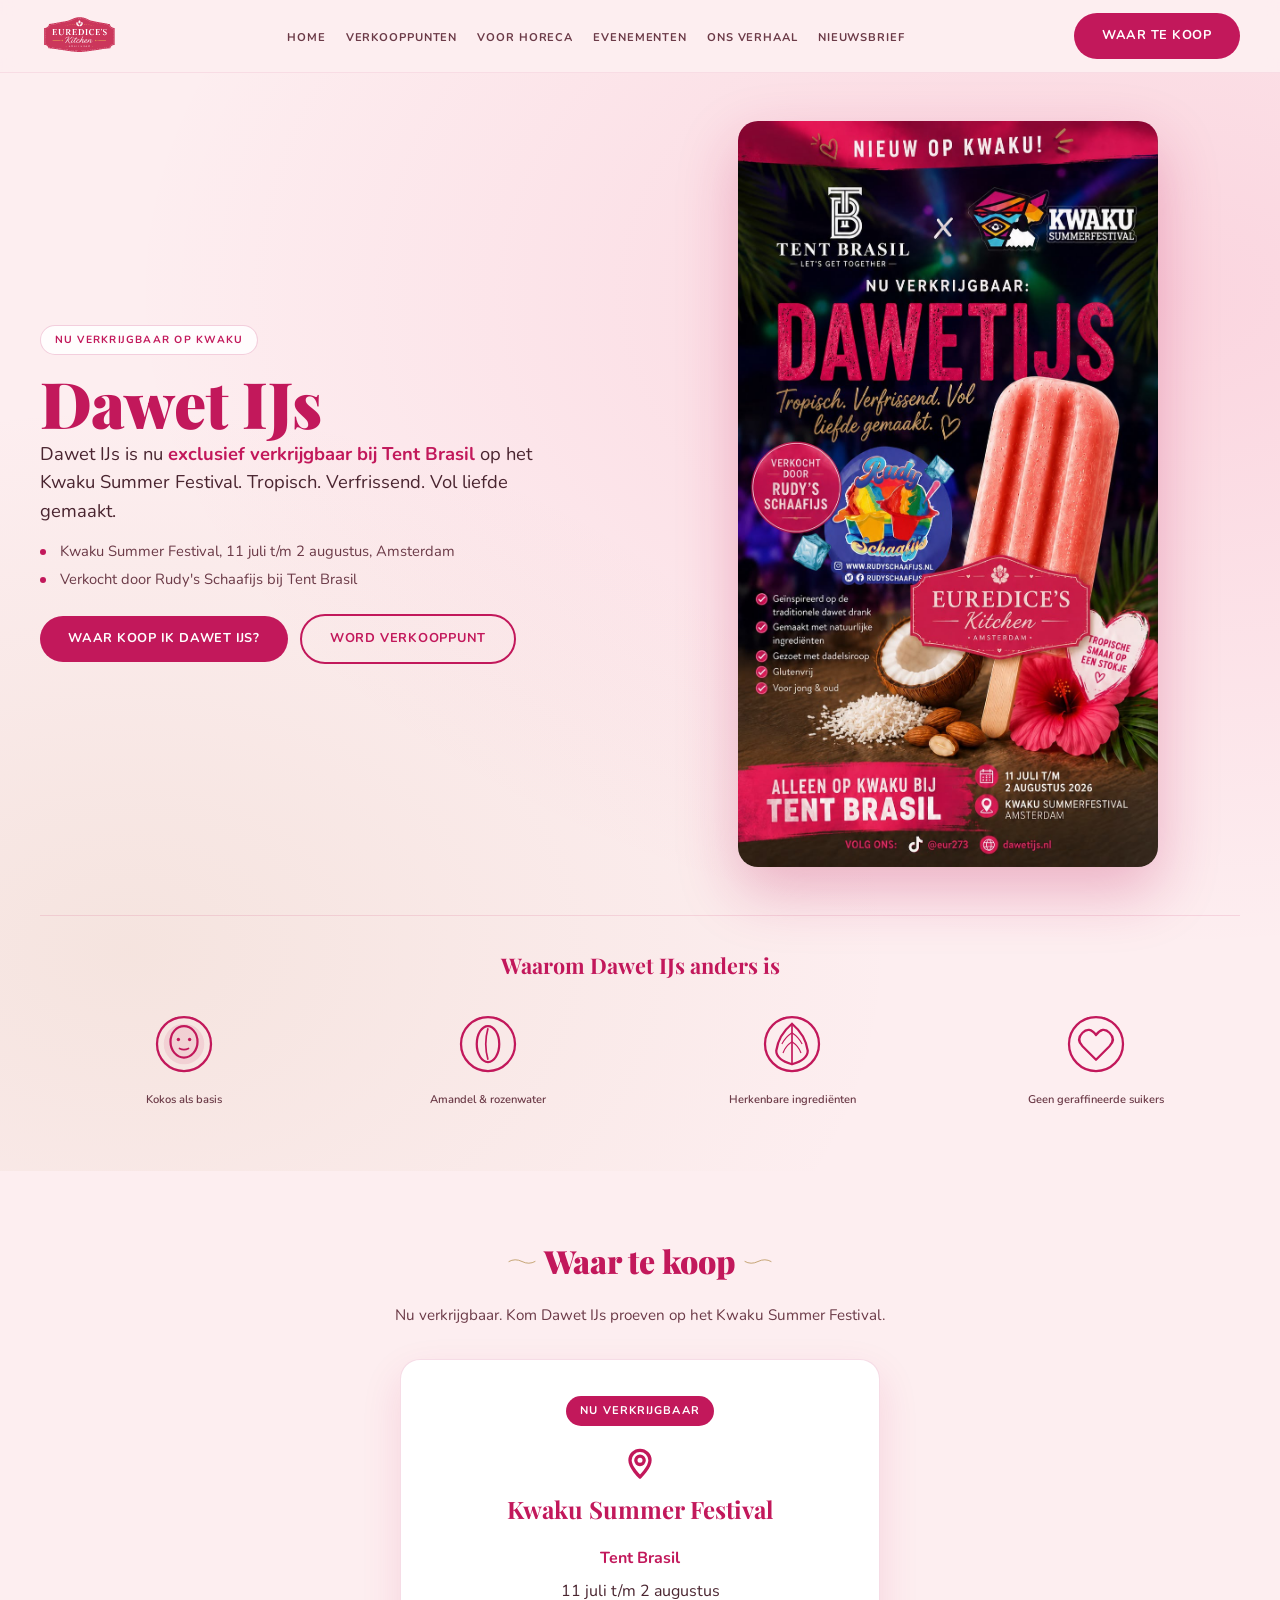
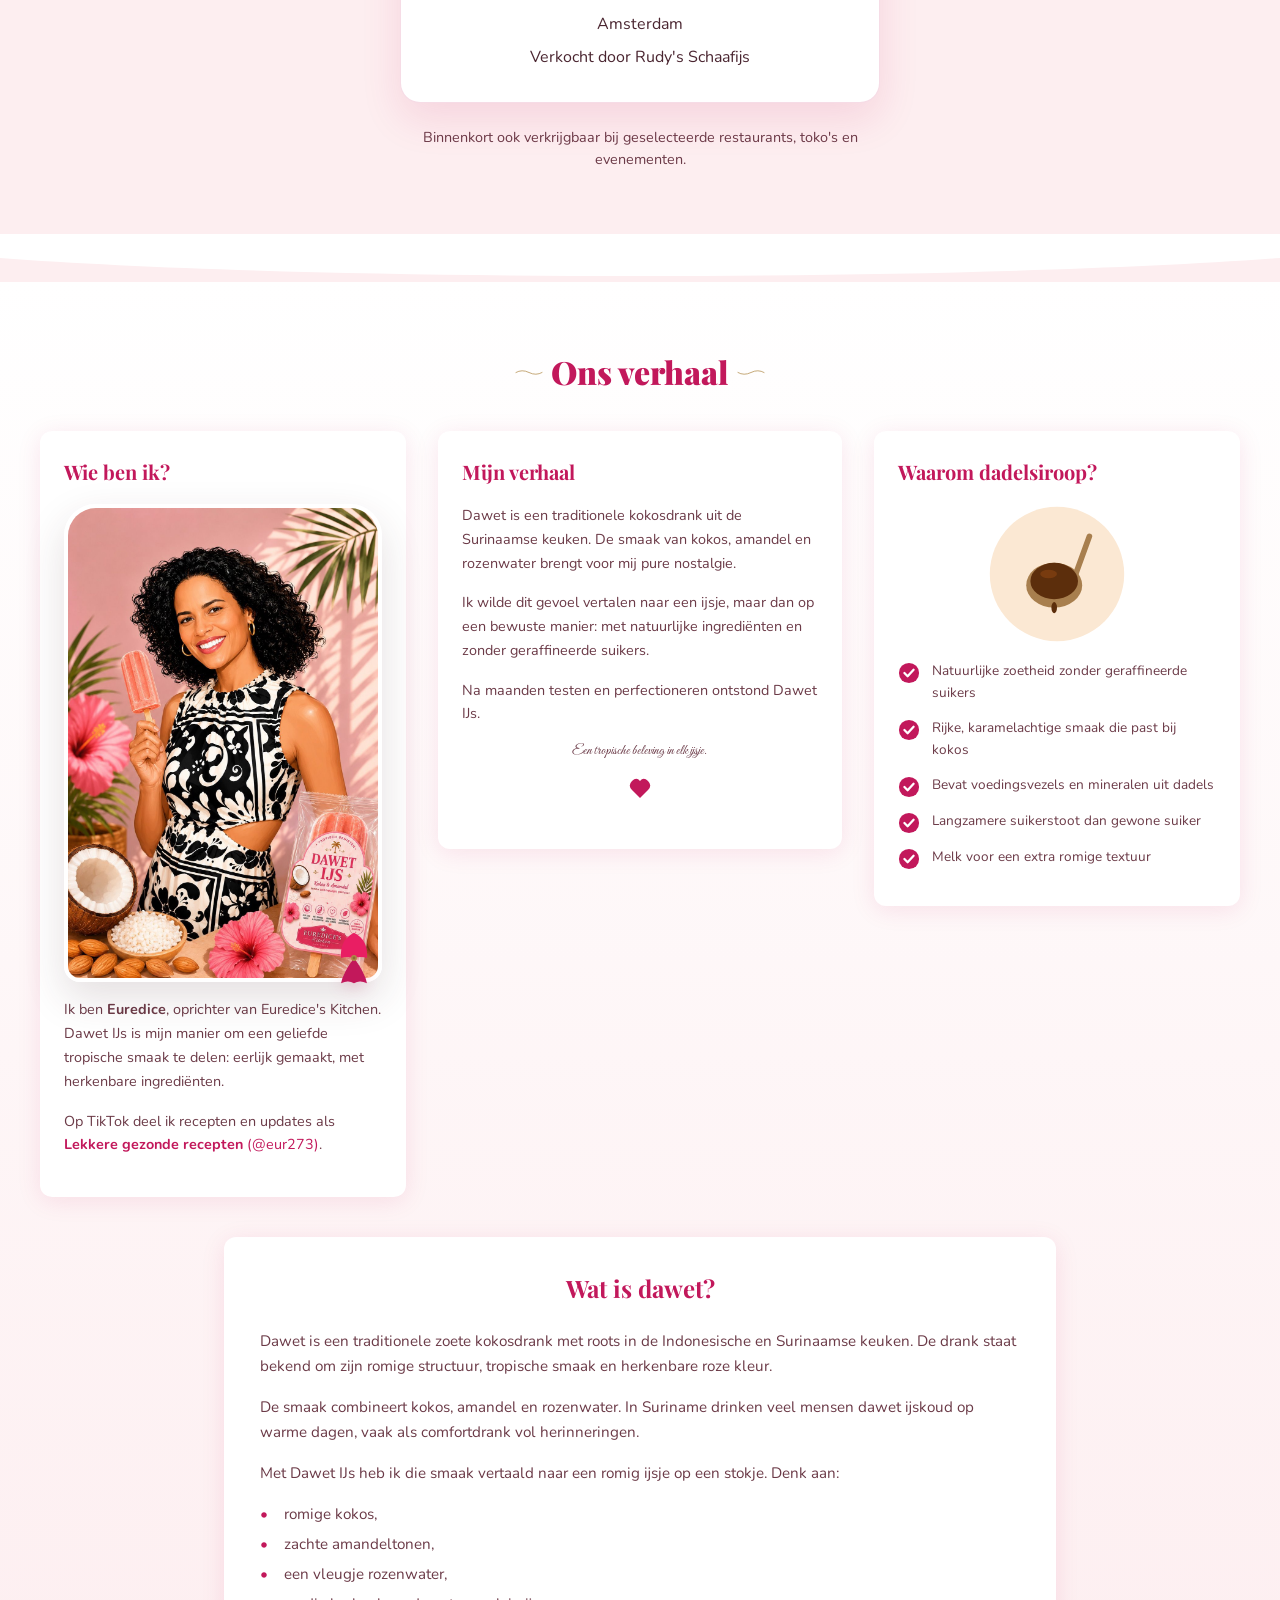
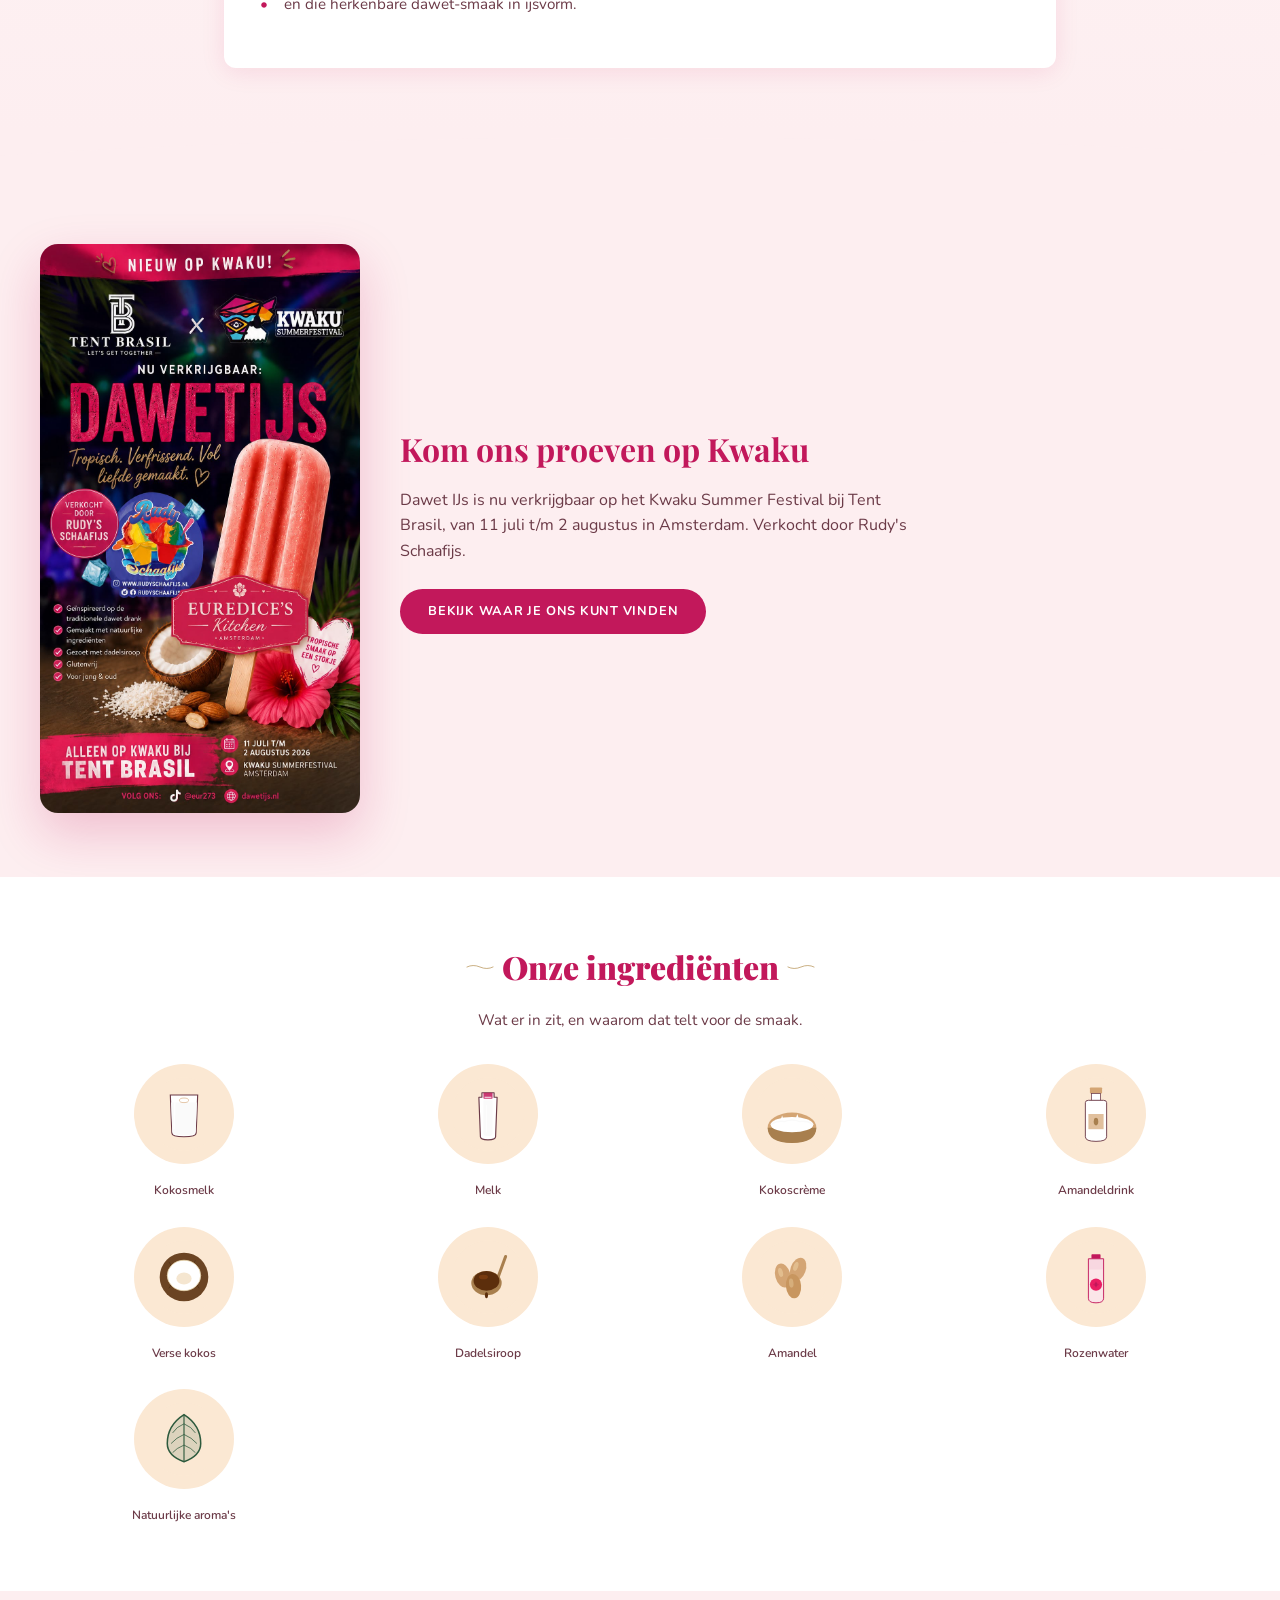
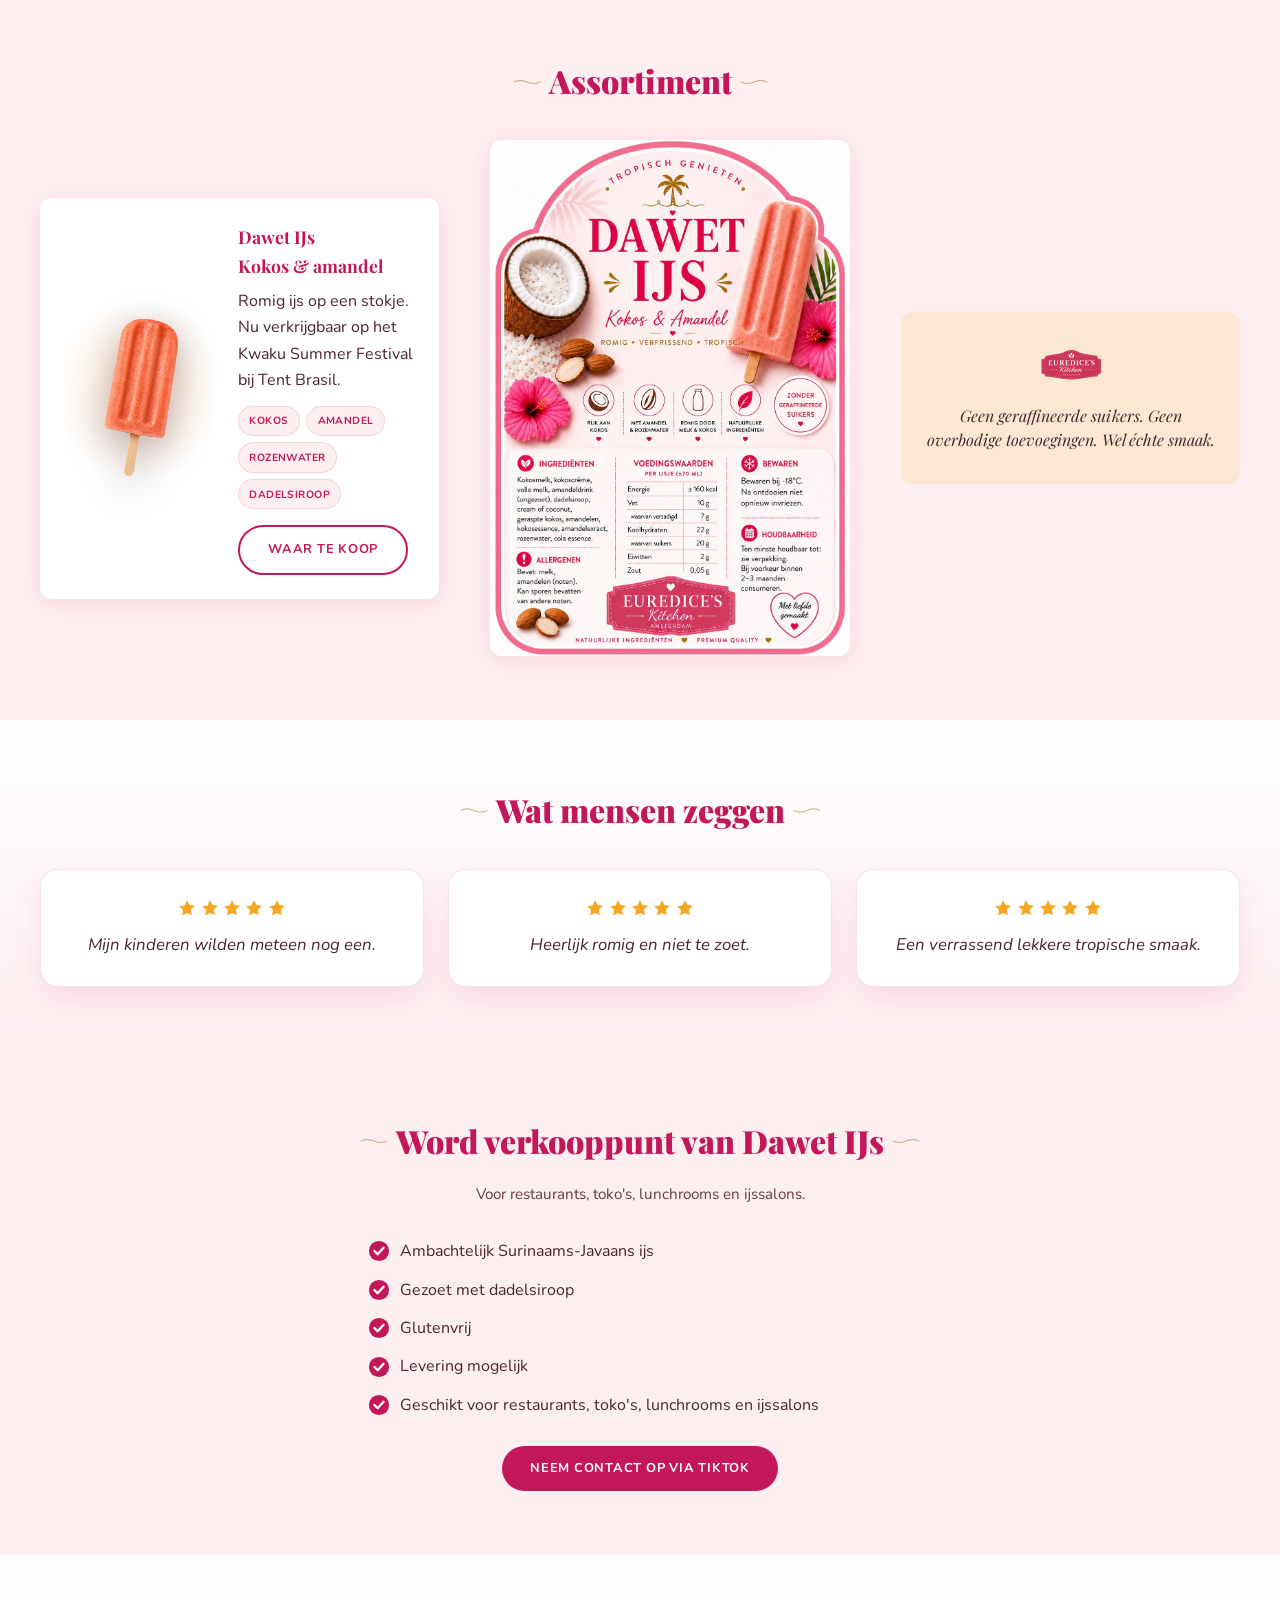
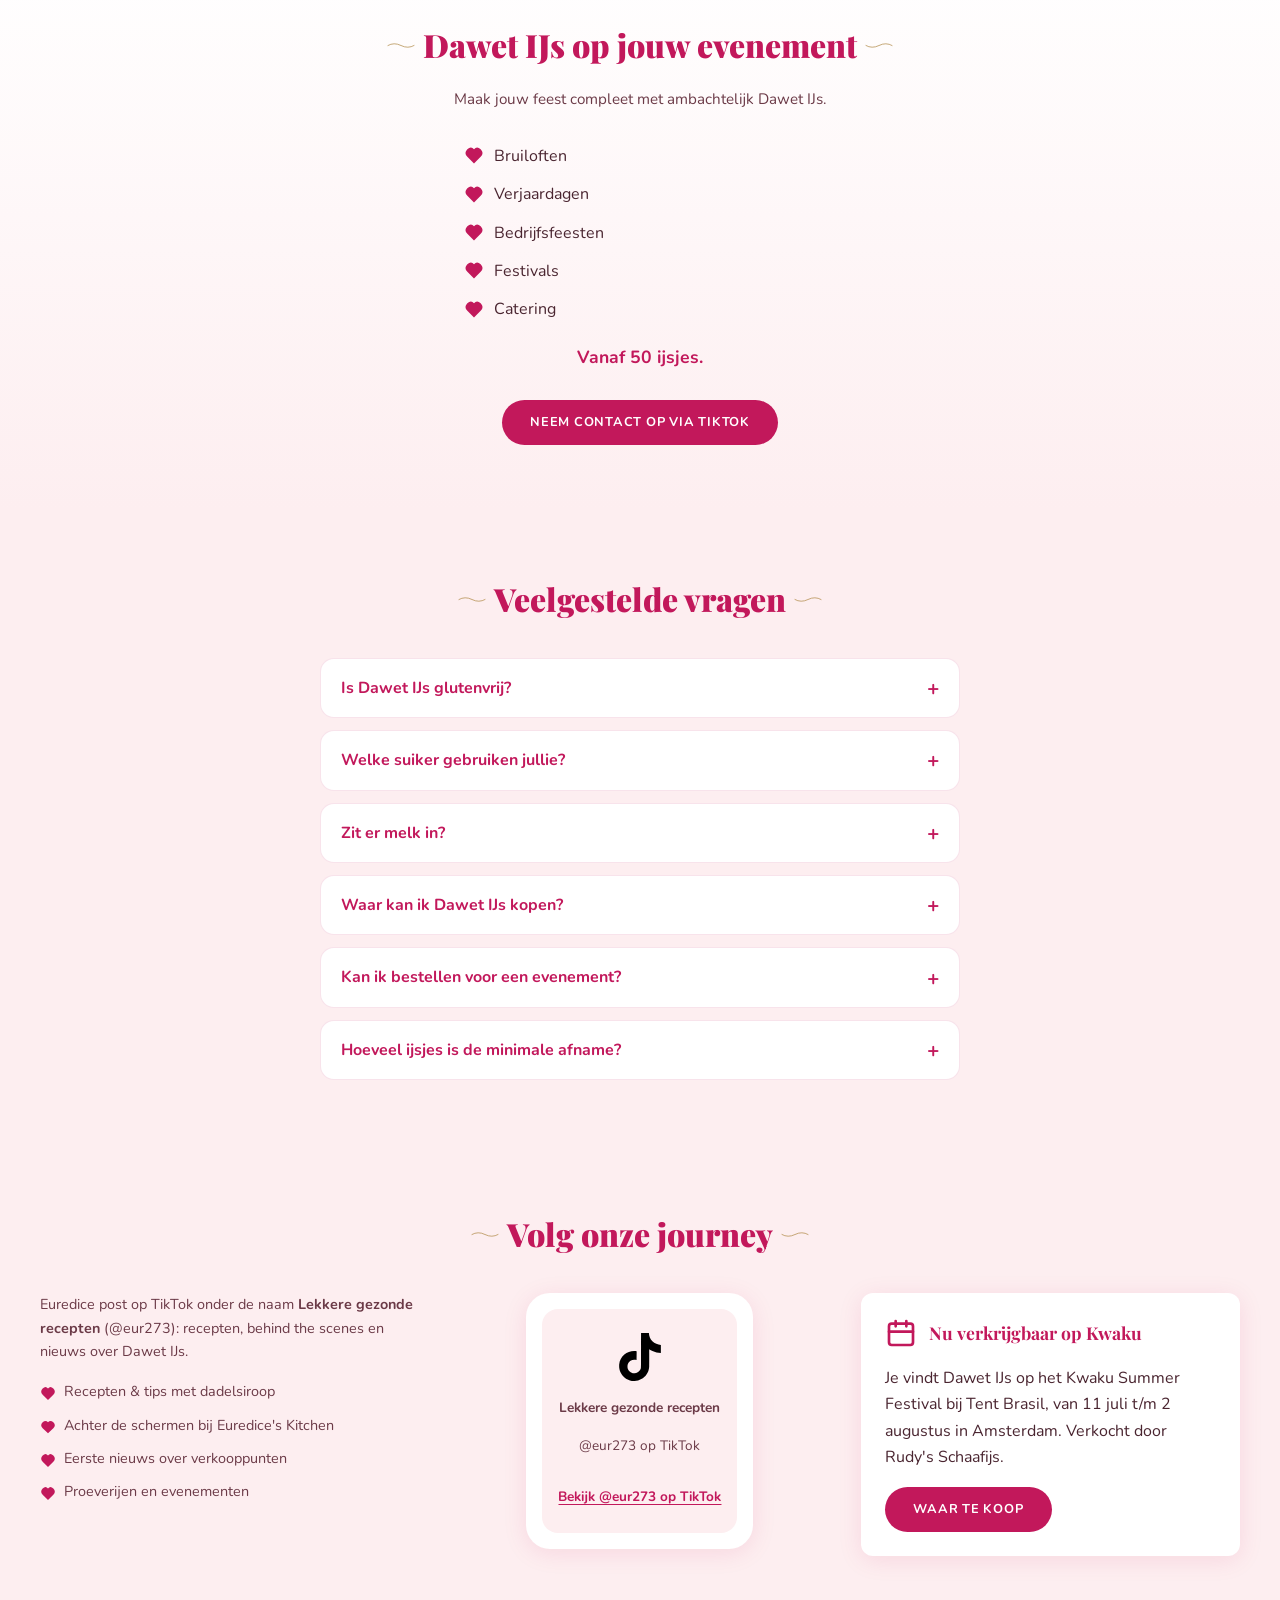
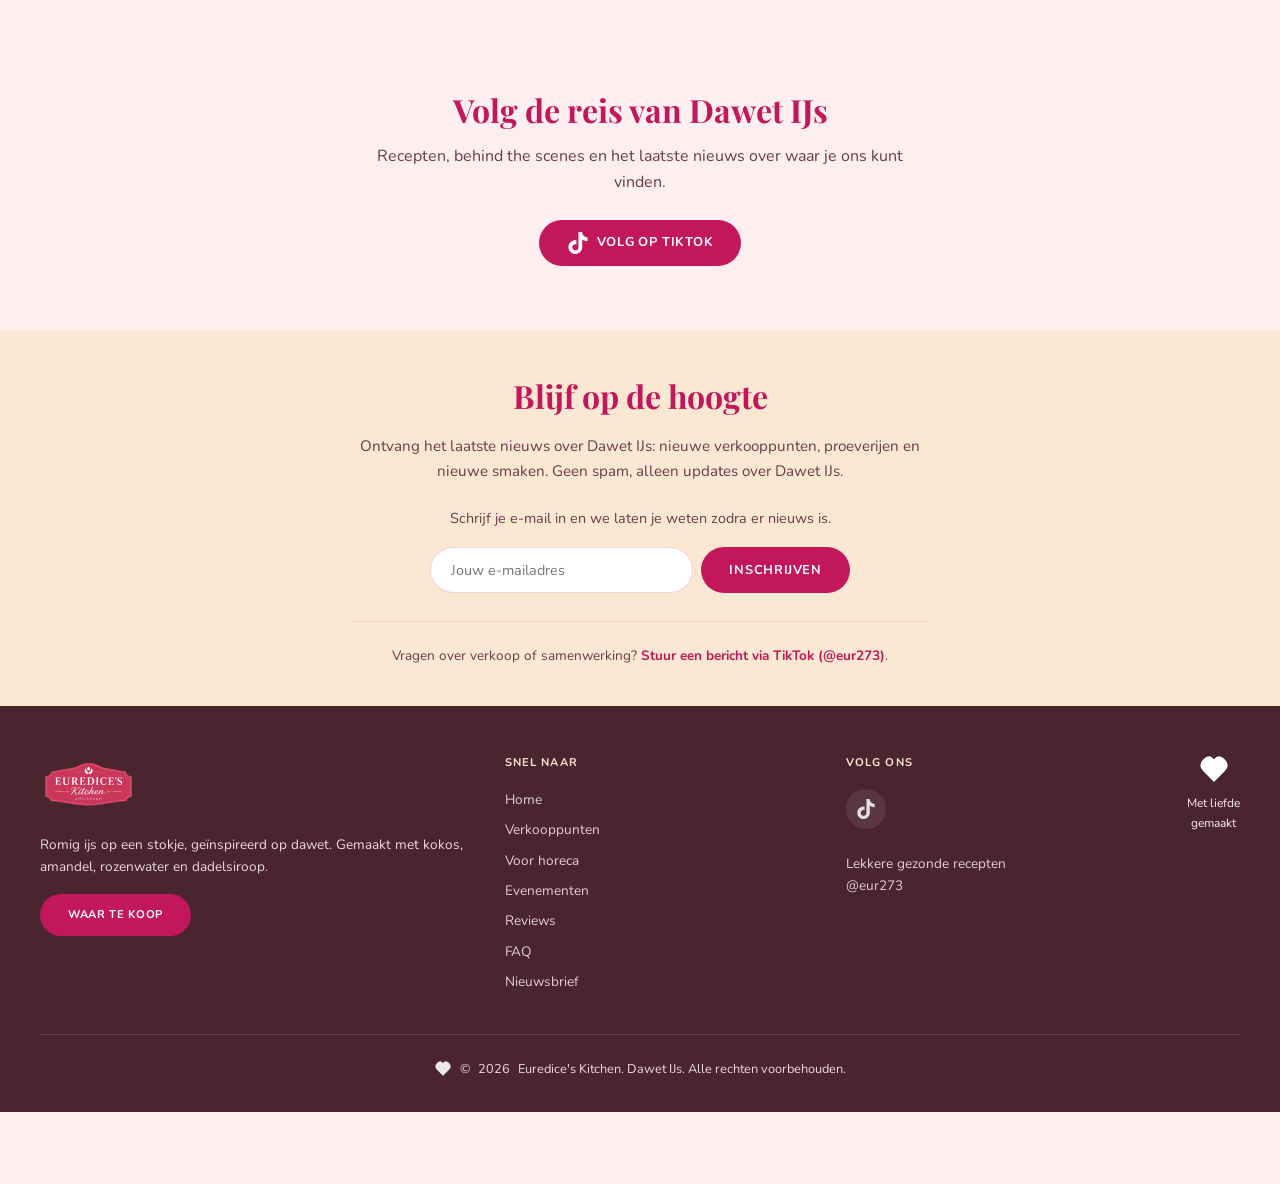
<file: index.html>
<!DOCTYPE html>
<html lang="nl">
<head>
  <meta charset="UTF-8">
  <meta name="viewport" content="width=device-width, initial-scale=1.0">
  <meta name="description" content="Dawet IJs: romig ijs op een stokje, geïnspireerd op dawet. Nu verkrijgbaar op het Kwaku Summer Festival bij Tent Brasil. Met kokos, amandel, rozenwater en dadelsiroop, zonder geraffineerde suikers.">
  <title>Dawet IJs | Romig ijs op een stokje | Euredice's Kitchen</title>
  <link rel="icon" href="assets/logo/euredices-kitchen-logo.svg" type="image/svg+xml">
  <link rel="preconnect" href="https://fonts.googleapis.com">
  <link rel="preconnect" href="https://fonts.gstatic.com" crossorigin>
  <link href="https://fonts.googleapis.com/css2?family=Great+Vibes&family=Nunito:wght@400;600;700&family=Playfair+Display:wght@700;900&display=swap" rel="stylesheet">
  <link rel="stylesheet" href="css/styles.css">
</head>
<body class="has-mobile-bar">

  <header class="site-header">
    <div class="container header-inner">
      <a href="/#home" class="logo-link" aria-label="Euredice's Kitchen, naar boven">
        <img src="assets/logo/euredices-kitchen-logo.svg" alt="Euredice's Kitchen" width="1536" height="1024">
      </a>
      <nav class="main-nav" id="main-nav" aria-label="Hoofdnavigatie">
        <ul>
          <li><a href="/#home">Home</a></li>
          <li><a href="#verkooppunten">Verkooppunten</a></li>
          <li><a href="#horeca">Voor horeca</a></li>
          <li><a href="#evenementen">Evenementen</a></li>
          <li><a href="#verhaal">Ons verhaal</a></li>
          <li><a href="#nieuwsbrief">Nieuwsbrief</a></li>
        </ul>
        <p class="nav-mobile-cta">
          <a href="#verkooppunten" class="btn btn-primary">Waar te koop</a>
        </p>
      </nav>
      <a href="#verkooppunten" class="btn btn-primary header-cta">Waar te koop</a>
      <button type="button" class="nav-toggle" aria-label="Menu openen" aria-expanded="false" id="nav-toggle">
        <span></span><span></span><span></span>
      </button>
    </div>
  </header>

  <main>
    <!-- Hero -->
    <section class="hero section" id="home">
      <div class="container">
        <div class="hero-grid">
          <div class="hero-content">
            <p class="hero-badge">Nu verkrijgbaar op Kwaku</p>
            <h1 class="hero-title">Dawet IJs</h1>
            <p class="hero-lead">
              Dawet IJs is nu <strong>exclusief verkrijgbaar bij Tent Brasil</strong> op het
              Kwaku Summer Festival. Tropisch. Verfrissend. Vol liefde gemaakt.
            </p>
            <ul class="hero-points">
              <li>Kwaku Summer Festival, 11 juli t/m 2 augustus, Amsterdam</li>
              <li>Verkocht door Rudy's Schaafijs bij Tent Brasil</li>
            </ul>
            <div class="hero-actions">
              <a href="#verkooppunten" class="btn btn-primary">Waar koop ik Dawet IJs?</a>
              <a href="#horeca" class="btn btn-outline">Word verkooppunt</a>
            </div>
          </div>
          <div class="hero-visual">
            <a href="#verkooppunten" class="hero-flyer" aria-label="Dawet IJs nu verkrijgbaar op Kwaku bij Tent Brasil">
              <img
                class="hero-flyer__img"
                src="assets/images/flyer-kwaku.jpg"
                width="941"
                height="1672"
                alt="Flyer: Dawet IJs nu verkrijgbaar op Kwaku Summer Festival bij Tent Brasil, 11 juli t/m 2 augustus, Amsterdam"
                fetchpriority="high"
                decoding="async">
            </a>
          </div>
        </div>

        <div class="hero-why" id="waarom">
          <h2 class="hero-why__title">Waarom Dawet IJs anders is</h2>
          <div class="benefits-row">
            <article class="benefit-item">
              <img src="assets/benefits/benefit-coconut.svg" alt="" width="72" height="72">
              <p>Kokos als basis</p>
            </article>
            <article class="benefit-item">
              <img src="assets/benefits/benefit-almond.svg" alt="" width="72" height="72">
              <p>Amandel &amp; rozenwater</p>
            </article>
            <article class="benefit-item">
              <img src="assets/benefits/benefit-natural.svg" alt="" width="72" height="72">
              <p>Herkenbare ingrediënten</p>
            </article>
            <article class="benefit-item">
              <img src="assets/benefits/benefit-no-sugar.svg" alt="" width="72" height="72">
              <p>Geen geraffineerde suikers</p>
            </article>
          </div>
        </div>

      </div>
    </section>

    <!-- Verkooppunten -->
    <section class="section verkooppunten-section" id="verkooppunten">
      <div class="container">
        <h2 class="section-title">
          <img src="assets/icons/ornament-left.svg" alt="" class="ornament" width="28" height="28" aria-hidden="true">
          Waar te koop
          <img src="assets/icons/ornament-right.svg" alt="" class="ornament" width="28" height="28" aria-hidden="true">
        </h2>
        <p class="section-lead">Nu verkrijgbaar. Kom Dawet IJs proeven op het Kwaku Summer Festival.</p>
        <div class="verkooppunt-card">
          <div class="verkooppunt-card__badge">Nu verkrijgbaar</div>
          <img src="assets/icons/pin.svg" alt="" class="verkooppunt-card__pin" width="40" height="40" aria-hidden="true">
          <h3 class="verkooppunt-card__title">Kwaku Summer Festival</h3>
          <ul class="verkooppunt-card__details">
            <li><strong>Tent Brasil</strong></li>
            <li>11 juli t/m 2 augustus</li>
            <li>Amsterdam</li>
            <li>Verkocht door Rudy's Schaafijs</li>
          </ul>
        </div>
        <p class="verkooppunt-note">
          Binnenkort ook verkrijgbaar bij geselecteerde restaurants, toko's en evenementen.
        </p>
      </div>
    </section>

    <div class="wave-divider wave-divider--down" aria-hidden="true"></div>

    <!-- About & story & dates -->
    <section class="section section--cream" id="verhaal">
      <div class="container">
        <h2 class="section-title">
          <img src="assets/icons/ornament-left.svg" alt="" class="ornament" width="28" height="28" aria-hidden="true">
          Ons verhaal
          <img src="assets/icons/ornament-right.svg" alt="" class="ornament" width="28" height="28" aria-hidden="true">
        </h2>
        <div class="about-row">
          <article class="about-card">
            <h2>Wie ben ik?</h2>
            <div class="portrait-frame">
              <img
                class="portrait-frame__photo"
                src="assets/images/people/euredice.jpg"
                srcset="assets/images/people/euredice.jpg 1023w"
                sizes="(max-width: 480px) 88vw, 380px"
                width="1023"
                height="1537"
                alt="Euredice, oprichter van Euredice's Kitchen, met Dawet IJs"
                loading="lazy"
                decoding="async">
              <img src="assets/decoratives/hibiscus-small.svg" alt="" class="portrait-frame__accent" width="72" aria-hidden="true">
            </div>
            <p>
              Ik ben <strong>Euredice</strong>, oprichter van Euredice's Kitchen. Dawet IJs is mijn manier om
              een geliefde tropische smaak te delen: eerlijk gemaakt, met herkenbare ingrediënten.
            </p>
            <p class="tiktok-account">
              Op TikTok deel ik recepten en updates als
              <a href="https://www.tiktok.com/@eur273" target="_blank" rel="noopener noreferrer"><strong>Lekkere gezonde recepten</strong> (@eur273)</a>.
            </p>
          </article>

          <article class="story-card">
            <h2>Mijn verhaal</h2>
            <p>
              Dawet is een traditionele kokosdrank uit de Surinaamse keuken. De smaak van kokos,
              amandel en rozenwater brengt voor mij pure nostalgie.
            </p>
            <p>
              Ik wilde dit gevoel vertalen naar een ijsje, maar dan op een bewuste manier: met
              natuurlijke ingrediënten en zonder geraffineerde suikers.
            </p>
            <p>Na maanden testen en perfectioneren ontstond Dawet IJs.</p>
            <p class="story-script">Een tropische beleving in elk ijsje.</p>
            <p class="story-card__heart" aria-hidden="true">
              <img src="assets/icons/heart.svg" alt="" width="24" height="24">
            </p>
          </article>

          <article class="dates-card" id="dadelsiroop">
            <h2>Waarom dadelsiroop?</h2>
            <div class="dates-visual">
              <img src="assets/ingredients/ingredient-dadelsiroop.svg" alt="Dadelsiroop illustratie" width="140" height="140">
            </div>
            <ul class="dates-list">
              <li>
                <img src="assets/icons/check-circle.svg" alt="" width="22" height="22">
                <span>Natuurlijke zoetheid zonder geraffineerde suikers</span>
              </li>
              <li>
                <img src="assets/icons/check-circle.svg" alt="" width="22" height="22">
                <span>Rijke, karamelachtige smaak die past bij kokos</span>
              </li>
              <li>
                <img src="assets/icons/check-circle.svg" alt="" width="22" height="22">
                <span>Bevat voedingsvezels en mineralen uit dadels</span>
              </li>
              <li>
                <img src="assets/icons/check-circle.svg" alt="" width="22" height="22">
                <span>Langzamere suikerstoot dan gewone suiker</span>
              </li>
              <li>
                <img src="assets/icons/check-circle.svg" alt="" width="22" height="22">
                <span>Melk voor een extra romige textuur</span>
              </li>
            </ul>
          </article>
        </div>

        <article class="dawet-story" id="dawet">
          <h2>Wat is dawet?</h2>
          <p>
          Dawet is een traditionele zoete kokosdrank met roots in de Indonesische en Surinaamse keuken.
          De drank staat bekend om zijn romige structuur, tropische smaak en herkenbare roze kleur.
          </p>
          <p>
          De smaak combineert kokos, amandel en rozenwater. In Suriname drinken veel mensen dawet
          ijskoud op warme dagen, vaak als comfortdrank vol herinneringen.
          </p>
          <p>
          Met Dawet IJs heb ik die smaak vertaald naar een romig ijsje op een stokje. Denk aan:
          </p>
          <ul class="dawet-story__list">
          <li>romige kokos,</li>
          <li>zachte amandeltonen,</li>
          <li>een vleugje rozenwater,</li>
          <li>en die herkenbare dawet-smaak in ijsvorm.</li>
          </ul>
        </article>
      </div>
    </section>



    <div class="wave-divider wave-divider--up" aria-hidden="true"></div>

    <!-- Flyer -->
    <section class="section flyer-section" aria-label="Waar je Dawet IJs kunt vinden">
      <div class="container flyer-section__inner">
        <a href="#verkooppunten" class="flyer-section__image" aria-label="Bekijk waar je Dawet IJs kunt vinden">
          <img
            src="assets/images/flyer-kwaku.jpg"
            width="941"
            height="1672"
            alt="Flyer: Dawet IJs nu verkrijgbaar op Kwaku Summer Festival bij Tent Brasil, 11 juli t/m 2 augustus, Amsterdam"
            loading="lazy"
            decoding="async">
        </a>
        <div class="flyer-section__text">
          <h2>Kom ons proeven op Kwaku</h2>
          <p>
            Dawet IJs is nu verkrijgbaar op het Kwaku Summer Festival bij Tent Brasil,
            van 11 juli t/m 2 augustus in Amsterdam. Verkocht door Rudy's Schaafijs.
          </p>
          <a href="#verkooppunten" class="btn btn-primary">Bekijk waar je ons kunt vinden</a>
        </div>
      </div>
    </section>

    <!-- Ingredients -->
    <section class="section ingredients-section" id="ingredienten">
      <div class="container">
        <h2 class="section-title">
          <img src="assets/icons/ornament-left.svg" alt="" class="ornament" width="28" height="28" aria-hidden="true">
          Onze ingrediënten
          <img src="assets/icons/ornament-right.svg" alt="" class="ornament" width="28" height="28" aria-hidden="true">
        </h2>
        <p class="section-lead">Wat er in zit, en waarom dat telt voor de smaak.</p>
        <div class="ingredients-grid">
          <div class="ingredient-item">
            <div class="icon-wrap"><img src="assets/ingredients/ingredient-kokosmelk.svg" alt=""></div>
            <span>Kokosmelk</span>
          </div>
          <div class="ingredient-item">
            <div class="icon-wrap"><img src="assets/ingredients/ingredient-melk.svg" alt=""></div>
            <span>Melk</span>
          </div>
          <div class="ingredient-item">
            <div class="icon-wrap"><img src="assets/ingredients/ingredient-kokoscreme.svg" alt=""></div>
            <span>Kokoscrème</span>
          </div>
          <div class="ingredient-item">
            <div class="icon-wrap"><img src="assets/ingredients/ingredient-amandeldrink.svg" alt=""></div>
            <span>Amandeldrink</span>
          </div>
          <div class="ingredient-item">
            <div class="icon-wrap"><img src="assets/ingredients/ingredient-verse-kokos.svg" alt=""></div>
            <span>Verse kokos</span>
          </div>
          <div class="ingredient-item">
            <div class="icon-wrap"><img src="assets/ingredients/ingredient-dadelsiroop.svg" alt=""></div>
            <span>Dadelsiroop</span>
          </div>
          <div class="ingredient-item">
            <div class="icon-wrap"><img src="assets/ingredients/ingredient-amandel.svg" alt=""></div>
            <span>Amandel</span>
          </div>
          <div class="ingredient-item">
            <div class="icon-wrap"><img src="assets/ingredients/ingredient-rozenwater.svg" alt=""></div>
            <span>Rozenwater</span>
          </div>
          <div class="ingredient-item">
            <div class="icon-wrap"><img src="assets/ingredients/ingredient-aromas.svg" alt=""></div>
            <span>Natuurlijke aroma's</span>
          </div>
        </div>
      </div>
    </section>

    <!-- Assortiment -->
    <section class="section" id="assortiment">
      <div class="container">
        <h2 class="section-title">
          <img src="assets/icons/ornament-left.svg" alt="" class="ornament" width="28" height="28" aria-hidden="true">
          Assortiment
          <img src="assets/icons/ornament-right.svg" alt="" class="ornament" width="28" height="28" aria-hidden="true">
        </h2>
        <div class="assortiment-grid">
          <article class="assortiment-product">
            <div class="product-photo">
              <picture>
                <source
                  type="image/png"
                  srcset="assets/images/products/ijsje-stok.png 1086w">
                <img
                  src="assets/images/products/ijsje-stok.jpg"
                  srcset="assets/images/products/ijsje-stok.jpg 1086w"
                  sizes="160px"
                  width="1086"
                  height="1448"
                  alt="Dawet IJs op een stokje"
                  loading="lazy"
                  decoding="async">
              </picture>
            </div>
            <div>
              <h3>Dawet IJs<br>Kokos &amp; amandel</h3>
              <p>Romig ijs op een stokje. Nu verkrijgbaar op het Kwaku Summer Festival bij Tent Brasil.</p>
              <ul class="flavor-tags">
                <li>Kokos</li>
                <li>Amandel</li>
                <li>Rozenwater</li>
                <li>Dadelsiroop</li>
              </ul>
              <a href="#verkooppunten" class="btn btn-outline">Waar te koop</a>
            </div>
          </article>
          <div class="product-label-card">
            <img
              src="assets/images/products/verpakking-label.jpg"
              srcset="assets/images/products/verpakking-label.jpg 1047w"
              sizes="(max-width: 520px) 90vw, 360px"
              width="1047"
              height="1501"
              alt="Dawet IJs verpakking, ingrediënten en voedingswaarden"
              loading="lazy"
              decoding="async">
          </div>
          <aside class="quote-card">
            <img src="assets/logo/euredices-kitchen-logo.svg" alt="" class="quote-card__logo" width="1536" height="1024" aria-hidden="true">
            <blockquote>
              Geen geraffineerde suikers. Geen overbodige toevoegingen. Wel échte smaak.
            </blockquote>
          </aside>
        </div>
      </div>
    </section>

    <!-- Reviews -->
    <section class="section section--cream reviews-section" id="reviews">
      <div class="container">
        <h2 class="section-title">
          <img src="assets/icons/ornament-left.svg" alt="" class="ornament" width="28" height="28" aria-hidden="true">
          Wat mensen zeggen
          <img src="assets/icons/ornament-right.svg" alt="" class="ornament" width="28" height="28" aria-hidden="true">
        </h2>
        <div class="reviews-grid">
          <article class="review-card">
            <div class="review-card__stars" aria-label="5 van de 5 sterren">
              <img src="assets/icons/star.svg" alt="" width="20" height="20">
              <img src="assets/icons/star.svg" alt="" width="20" height="20">
              <img src="assets/icons/star.svg" alt="" width="20" height="20">
              <img src="assets/icons/star.svg" alt="" width="20" height="20">
              <img src="assets/icons/star.svg" alt="" width="20" height="20">
            </div>
            <blockquote>Mijn kinderen wilden meteen nog een.</blockquote>
          </article>
          <article class="review-card">
            <div class="review-card__stars" aria-label="5 van de 5 sterren">
              <img src="assets/icons/star.svg" alt="" width="20" height="20">
              <img src="assets/icons/star.svg" alt="" width="20" height="20">
              <img src="assets/icons/star.svg" alt="" width="20" height="20">
              <img src="assets/icons/star.svg" alt="" width="20" height="20">
              <img src="assets/icons/star.svg" alt="" width="20" height="20">
            </div>
            <blockquote>Heerlijk romig en niet te zoet.</blockquote>
          </article>
          <article class="review-card">
            <div class="review-card__stars" aria-label="5 van de 5 sterren">
              <img src="assets/icons/star.svg" alt="" width="20" height="20">
              <img src="assets/icons/star.svg" alt="" width="20" height="20">
              <img src="assets/icons/star.svg" alt="" width="20" height="20">
              <img src="assets/icons/star.svg" alt="" width="20" height="20">
              <img src="assets/icons/star.svg" alt="" width="20" height="20">
            </div>
            <blockquote>Een verrassend lekkere tropische smaak.</blockquote>
          </article>
        </div>
      </div>
    </section>

    <!-- Voor horeca -->
    <section class="section horeca-section" id="horeca">
      <div class="container">
        <h2 class="section-title">
          <img src="assets/icons/ornament-left.svg" alt="" class="ornament" width="28" height="28" aria-hidden="true">
          Word verkooppunt van Dawet IJs
          <img src="assets/icons/ornament-right.svg" alt="" class="ornament" width="28" height="28" aria-hidden="true">
        </h2>
        <p class="section-lead">Voor restaurants, toko's, lunchrooms en ijssalons.</p>
        <ul class="feature-list">
          <li><img src="assets/icons/check-circle.svg" alt="" width="22" height="22"><span>Ambachtelijk Surinaams-Javaans ijs</span></li>
          <li><img src="assets/icons/check-circle.svg" alt="" width="22" height="22"><span>Gezoet met dadelsiroop</span></li>
          <li><img src="assets/icons/check-circle.svg" alt="" width="22" height="22"><span>Glutenvrij</span></li>
          <li><img src="assets/icons/check-circle.svg" alt="" width="22" height="22"><span>Levering mogelijk</span></li>
          <li><img src="assets/icons/check-circle.svg" alt="" width="22" height="22"><span>Geschikt voor restaurants, toko's, lunchrooms en ijssalons</span></li>
        </ul>
        <div class="section-cta">
          <a href="https://www.tiktok.com/@eur273" class="btn btn-primary" target="_blank" rel="noopener noreferrer">Neem contact op via TikTok</a>
        </div>
      </div>
    </section>

    <!-- Evenementen -->
    <section class="section section--cream evenementen-section" id="evenementen">
      <div class="container">
        <h2 class="section-title">
          <img src="assets/icons/ornament-left.svg" alt="" class="ornament" width="28" height="28" aria-hidden="true">
          Dawet IJs op jouw evenement
          <img src="assets/icons/ornament-right.svg" alt="" class="ornament" width="28" height="28" aria-hidden="true">
        </h2>
        <p class="section-lead">Maak jouw feest compleet met ambachtelijk Dawet IJs.</p>
        <ul class="feature-list feature-list--center">
          <li><img src="assets/icons/heart.svg" alt="" width="20" height="20"><span>Bruiloften</span></li>
          <li><img src="assets/icons/heart.svg" alt="" width="20" height="20"><span>Verjaardagen</span></li>
          <li><img src="assets/icons/heart.svg" alt="" width="20" height="20"><span>Bedrijfsfeesten</span></li>
          <li><img src="assets/icons/heart.svg" alt="" width="20" height="20"><span>Festivals</span></li>
          <li><img src="assets/icons/heart.svg" alt="" width="20" height="20"><span>Catering</span></li>
        </ul>
        <p class="evenementen-minimum">Vanaf 50 ijsjes.</p>
        <div class="section-cta">
          <a href="https://www.tiktok.com/@eur273" class="btn btn-primary" target="_blank" rel="noopener noreferrer">Neem contact op via TikTok</a>
        </div>
      </div>
    </section>

    <!-- FAQ -->
    <section class="section faq-section" id="faq">
      <div class="container">
        <h2 class="section-title">
          <img src="assets/icons/ornament-left.svg" alt="" class="ornament" width="28" height="28" aria-hidden="true">
          Veelgestelde vragen
          <img src="assets/icons/ornament-right.svg" alt="" class="ornament" width="28" height="28" aria-hidden="true">
        </h2>
        <div class="faq-list">
          <details class="faq-item">
            <summary>Is Dawet IJs glutenvrij?</summary>
            <p>Ja. Dawet IJs is glutenvrij.</p>
          </details>
          <details class="faq-item">
            <summary>Welke suiker gebruiken jullie?</summary>
            <p>We zoeten met dadelsiroop en gebruiken geen geraffineerde suikers.</p>
          </details>
          <details class="faq-item">
            <summary>Zit er melk in?</summary>
            <p>Ja, er zit melk in voor een extra romige textuur.</p>
          </details>
          <details class="faq-item">
            <summary>Waar kan ik Dawet IJs kopen?</summary>
            <p>Op het Kwaku Summer Festival bij Tent Brasil, verkocht door Rudy's Schaafijs. Bekijk <a href="#verkooppunten">waar te koop</a>.</p>
          </details>
          <details class="faq-item">
            <summary>Kan ik bestellen voor een evenement?</summary>
            <p>Ja, dat kan. Lees meer bij <a href="#evenementen">evenementen</a> of neem contact op via TikTok.</p>
          </details>
          <details class="faq-item">
            <summary>Hoeveel ijsjes is de minimale afname?</summary>
            <p>Voor evenementen leveren we vanaf 50 ijsjes.</p>
          </details>
        </div>
      </div>
    </section>

    <!-- Journey -->
    <section class="section" id="journey">
      <div class="container">
        <h2 class="section-title">
          <img src="assets/icons/ornament-left.svg" alt="" class="ornament" width="28" height="28" aria-hidden="true">
          Volg onze journey
          <img src="assets/icons/ornament-right.svg" alt="" class="ornament" width="28" height="28" aria-hidden="true">
        </h2>
        <div class="journey-grid">
          <article>
            <p class="journey-intro">
              Euredice post op TikTok onder de naam <strong>Lekkere gezonde recepten</strong>
              (@eur273): recepten, behind the scenes en nieuws over Dawet IJs.
            </p>
            <ul class="journey-list">
              <li><img src="assets/icons/heart.svg" alt="" width="16" height="16"> Recepten &amp; tips met dadelsiroop</li>
              <li><img src="assets/icons/heart.svg" alt="" width="16" height="16"> Achter de schermen bij Euredice's Kitchen</li>
              <li><img src="assets/icons/heart.svg" alt="" width="16" height="16"> Eerste nieuws over verkooppunten</li>
              <li><img src="assets/icons/heart.svg" alt="" width="16" height="16"> Proeverijen en evenementen</li>
            </ul>
          </article>
          <div class="phone-mockup">
            <div class="phone-mockup-inner">
              <img src="assets/social/tiktok.svg" alt="" class="social-large" width="48" height="48">
              <p><strong>Lekkere gezonde recepten</strong></p>
              <p class="tiktok-handle">@eur273 op TikTok</p>
              <a href="https://www.tiktok.com/@eur273" class="link-secondary" target="_blank" rel="noopener noreferrer">Bekijk @eur273 op TikTok</a>
            </div>
          </div>
          <article class="coming-card" id="lancering">
            <div class="icon-title">
              <img src="assets/icons/calendar.svg" alt="" width="32" height="32">
              <h3>Nu verkrijgbaar op Kwaku</h3>
            </div>
            <p>
              Je vindt Dawet IJs op het Kwaku Summer Festival bij Tent Brasil, van 11 juli t/m
              2 augustus in Amsterdam. Verkocht door Rudy's Schaafijs.
            </p>
            <a href="#verkooppunten" class="btn btn-primary">Waar te koop</a>
          </article>
        </div>
      </div>
    </section>

    <!-- Social -->
    <section class="section social-section" aria-label="Volg Dawet IJs">
      <div class="container social-section__inner">
        <h2 class="social-section__title">Volg de reis van Dawet IJs</h2>
        <p class="social-section__text">Recepten, behind the scenes en het laatste nieuws over waar je ons kunt vinden.</p>
        <div class="social-section__buttons">
          <a href="https://www.tiktok.com/@eur273" class="btn btn-primary social-section__btn" target="_blank" rel="noopener noreferrer">
            <img src="assets/social/tiktok.svg" alt="" width="22" height="22">
            Volg op TikTok
          </a>
        </div>
      </div>
    </section>

  </main>

  <!-- Contact -->
  <section class="contact-section" id="contact" aria-label="Nieuwsbrief en contact">
    <div class="container contact-section__inner">
      <h2 class="contact-section__title" id="nieuwsbrief">Blijf op de hoogte</h2>
      <p class="contact-section__intro">
        Ontvang het laatste nieuws over Dawet IJs: nieuwe verkooppunten, proeverijen en nieuwe smaken.
        Geen spam, alleen updates over Dawet IJs.
      </p>

      <div class="contact-newsletter">
        <p class="contact-newsletter__text">Schrijf je e-mail in en we laten je weten zodra er nieuws is.</p>
        <p class="newsletter-feedback newsletter-feedback--ok" id="newsletter-ok" hidden role="status">
          Bedankt! Je bent aangemeld.
        </p>
        <p class="newsletter-feedback newsletter-feedback--err" id="newsletter-err" hidden role="alert">
          Aanmelden lukte niet. Probeer het later opnieuw of stuur een bericht via TikTok.
        </p>
        <p class="newsletter-feedback newsletter-feedback--err" id="newsletter-config-err" hidden role="alert">
          Nieuwsbrief is nog niet geactiveerd. Stuur een bericht via TikTok (@eur273) om je in te schrijven.
        </p>
        <p class="newsletter-feedback newsletter-feedback--err" id="newsletter-email-err" hidden role="alert">
          Vul een geldig e-mailadres in.
        </p>
        <form class="newsletter-form" id="newsletter-form" action="/api/aanmelden" method="POST" novalidate>
          <label for="email" class="visually-hidden">E-mailadres voor de nieuwsbrief</label>
          <input type="email" id="email" name="email" placeholder="Jouw e-mailadres" required autocomplete="email">
          <button type="submit" class="btn btn-primary">Inschrijven</button>
        </form>
      </div>

      <p class="contact-section__secondary">
        Vragen over verkoop of samenwerking?
        <a href="https://www.tiktok.com/@eur273" target="_blank" rel="noopener noreferrer">Stuur een bericht via TikTok (@eur273)</a>.
      </p>
    </div>
  </section>

  <footer class="site-footer">
    <div class="container">
      <div class="footer-grid">
        <div class="footer-brand">
          <img src="assets/logo/euredices-kitchen-logo.svg" alt="Euredice's Kitchen" width="1536" height="1024">
          <p>
            Romig ijs op een stokje, geïnspireerd op dawet. Gemaakt met kokos, amandel, rozenwater
            en dadelsiroop.
          </p>
          <a href="#verkooppunten" class="btn btn-primary footer-brand__cta">Waar te koop</a>
        </div>
        <div class="footer-col">
          <h4>Snel naar</h4>
          <ul>
            <li><a href="/#home">Home</a></li>
            <li><a href="#verkooppunten">Verkooppunten</a></li>
            <li><a href="#horeca">Voor horeca</a></li>
            <li><a href="#evenementen">Evenementen</a></li>
            <li><a href="#reviews">Reviews</a></li>
            <li><a href="#faq">FAQ</a></li>
            <li><a href="#nieuwsbrief">Nieuwsbrief</a></li>
          </ul>
        </div>
        <div class="footer-col">
          <h4>Volg ons</h4>
          <div class="social-links">
            <a href="https://www.tiktok.com/@eur273" target="_blank" rel="noopener noreferrer" aria-label="TikTok">
              <img src="assets/social/tiktok.svg" alt="" width="20" height="20">
            </a>
          </div>
          <p style="margin-top: 1rem; font-size: 0.85rem; opacity: 0.85;">
            Lekkere gezonde recepten<br>@eur273
          </p>
        </div>
        <div class="footer-love-col">
          <img src="assets/icons/heart.svg" alt="" width="32" height="32">
          <span>Met liefde<br>gemaakt</span>
        </div>
      </div>
      <p class="made-with-love">
        <img src="assets/icons/heart.svg" alt="" width="18" height="18" aria-hidden="true">
        © <span id="year"></span> Euredice's Kitchen. Dawet IJs. Alle rechten voorbehouden.
      </p>
    </div>
  </footer>

  <aside class="mobile-bar" aria-label="Snelle acties">
    <a href="https://www.tiktok.com/@eur273" class="mobile-bar__link" target="_blank" rel="noopener noreferrer">
      <img src="assets/social/tiktok.svg" alt="" width="22" height="22">
      TikTok
    </a>
    <a href="#verkooppunten" class="mobile-bar__cta btn btn-primary">Waar te koop</a>
  </aside>

  <style>
    .visually-hidden {
      position: absolute;
      width: 1px;
      height: 1px;
      padding: 0;
      margin: -1px;
      overflow: hidden;
      clip: rect(0, 0, 0, 0);
      border: 0;
    }
  </style>
  <script>
    document.getElementById('year').textContent = new Date().getFullYear();

    var toggle = document.getElementById('nav-toggle');
    var nav = document.getElementById('main-nav');
    toggle.addEventListener('click', function () {
      var open = nav.classList.toggle('is-open');
      toggle.setAttribute('aria-expanded', open);
    });
    nav.querySelectorAll('a').forEach(function (link) {
      link.addEventListener('click', function () {
        nav.classList.remove('is-open');
        toggle.setAttribute('aria-expanded', 'false');
      });
    });

    (function () {
      var params = new URLSearchParams(window.location.search);
      var ok = document.getElementById('newsletter-ok');
      var err = document.getElementById('newsletter-err');
      var configErr = document.getElementById('newsletter-config-err');
      var emailErr = document.getElementById('newsletter-email-err');
      var hadFeedback = false;

      function hideFeedback() {
        [ok, err, configErr, emailErr].forEach(function (el) {
          if (el) el.hidden = true;
        });
      }

      if (params.get('bedankt') === '1' && ok) {
        hideFeedback();
        ok.hidden = false;
        hadFeedback = true;
      } else if (params.get('fout') === 'config' && configErr) {
        hideFeedback();
        configErr.hidden = false;
        hadFeedback = true;
      } else if (params.get('fout') === 'email' && emailErr) {
        hideFeedback();
        emailErr.hidden = false;
        hadFeedback = true;
      } else if (params.get('fout') && err) {
        hideFeedback();
        err.hidden = false;
        hadFeedback = true;
      }

      if (hadFeedback && window.history.replaceState) {
        var clean = window.location.pathname + (window.location.hash || '');
        window.history.replaceState(null, '', clean);
      }

      var form = document.getElementById('newsletter-form');
      if (!form) return;

      form.addEventListener('submit', async function (event) {
        event.preventDefault();
        hideFeedback();

        var emailInput = form.querySelector('#email');
        var email = String(emailInput && emailInput.value || '').trim();
        if (!email || !/^[^\s@]+@[^\s@]+\.[^\s@]+$/.test(email)) {
          if (emailErr) emailErr.hidden = false;
          return;
        }

        var submitButton = form.querySelector('button[type="submit"]');
        if (submitButton) {
          submitButton.disabled = true;
          submitButton.textContent = 'Bezig...';
        }

        try {
          var configResponse = await fetch('/api/newsletter-config', {
            headers: { Accept: 'application/json' },
          });

          if (!configResponse.ok) {
            if (configErr) configErr.hidden = false;
            return;
          }

          var config = await configResponse.json();
          var response = await fetch('https://api.web3forms.com/submit', {
            method: 'POST',
            headers: {
              'Content-Type': 'application/json',
              Accept: 'application/json',
            },
            body: JSON.stringify({
              access_key: config.accessKey,
              subject: 'Nieuwe nieuwsbriefaanmelding Dawet IJs',
              from_name: 'Dawet IJs website',
              email: email,
              message: 'Nieuwe aanmelding via dawetijs.nl\n\nE-mailadres: ' + email,
            }),
          });

          var data = await response.json();
          if (response.ok && data.success) {
            form.reset();
            if (ok) ok.hidden = false;
            return;
          }

          if (err) err.hidden = false;
        } catch (submitError) {
          if (err) err.hidden = false;
        } finally {
          if (submitButton) {
            submitButton.disabled = false;
            submitButton.textContent = 'Inschrijven';
          }
        }
      });
    })();
  </script>
</body>
</html>
</file>
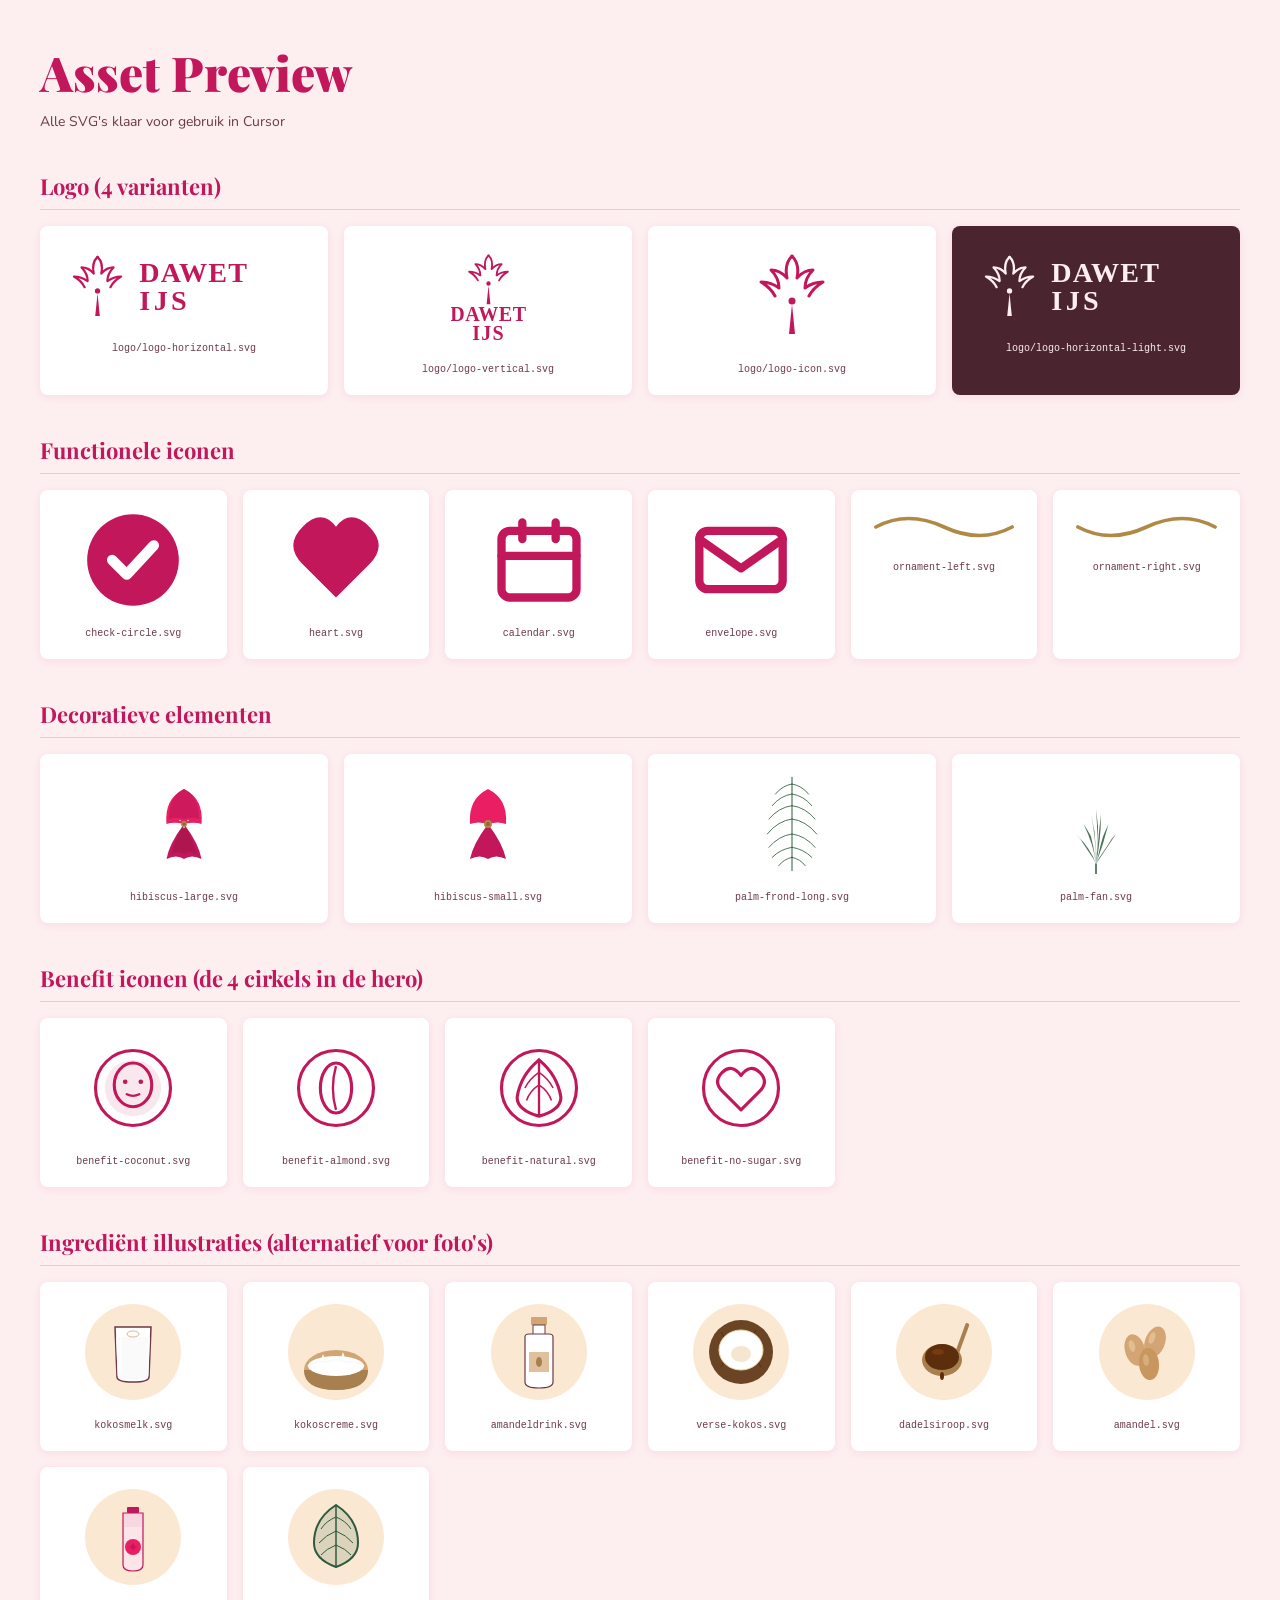
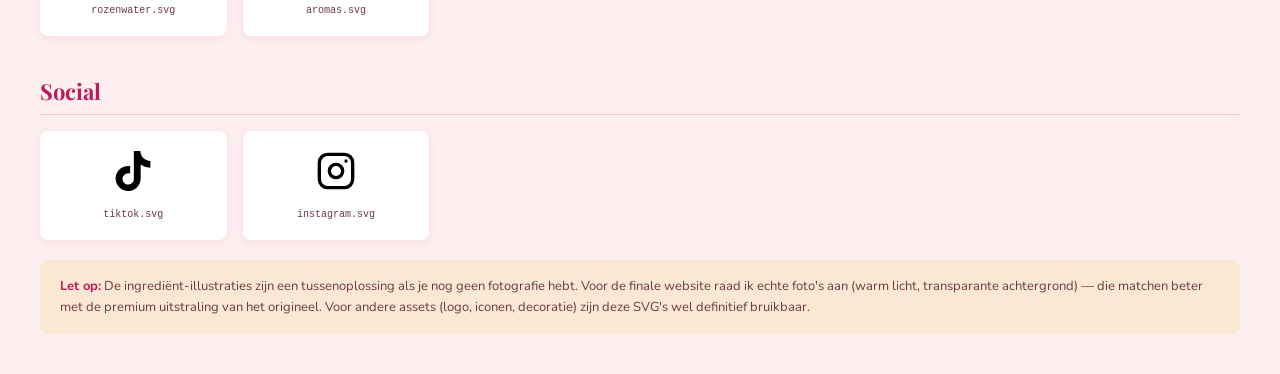
<file: assets/preview.html>
<!DOCTYPE html>
<html lang="nl">
<head>
<meta charset="UTF-8">
<title>Dawet IJs — Asset Preview</title>
<link href="https://fonts.googleapis.com/css2?family=Playfair+Display:wght@700;900&family=Nunito:wght@400;600;700&display=swap" rel="stylesheet">
<style>
  * { margin: 0; padding: 0; box-sizing: border-box; }
  body {
    font-family: 'Nunito', sans-serif;
    background: #fdeef0;
    color: #4a2530;
    padding: 40px;
  }
  h1 {
    font-family: 'Playfair Display', serif;
    font-weight: 900;
    font-size: 48px;
    color: #c2185b;
    margin-bottom: 8px;
  }
  .subtitle {
    color: #6b3a47;
    margin-bottom: 40px;
    font-size: 14px;
  }
  h2 {
    font-family: 'Playfair Display', serif;
    color: #c2185b;
    font-size: 22px;
    margin: 40px 0 16px;
    padding-bottom: 8px;
    border-bottom: 1px solid rgba(194, 24, 91, 0.2);
  }
  .grid {
    display: grid;
    grid-template-columns: repeat(auto-fill, minmax(160px, 1fr));
    gap: 16px;
  }
  .grid.wide { grid-template-columns: repeat(auto-fill, minmax(240px, 1fr)); }
  .asset {
    background: white;
    border-radius: 8px;
    padding: 20px;
    text-align: center;
    box-shadow: 0 2px 8px rgba(194, 24, 91, 0.08);
  }
  .asset.dark { background: #4a2530; }
  .asset img {
    max-width: 100%;
    max-height: 100px;
    margin-bottom: 12px;
  }
  .asset .filename {
    font-family: monospace;
    font-size: 10px;
    color: #6b3a47;
    word-break: break-all;
  }
  .asset.dark .filename { color: #fdeef0; }
  .note {
    background: #fbe8d3;
    border-radius: 8px;
    padding: 16px 20px;
    margin-top: 20px;
    font-size: 13px;
    color: #6b3a47;
    line-height: 1.6;
  }
  .note strong { color: #c2185b; }
</style>
</head>
<body>

<h1>Asset Preview</h1>
<p class="subtitle">Alle SVG's klaar voor gebruik in Cursor</p>

<h2>Logo (4 varianten)</h2>
<div class="grid wide">
  <div class="asset">
    <img src="logo/logo-horizontal.svg" alt="">
    <div class="filename">logo/logo-horizontal.svg</div>
  </div>
  <div class="asset">
    <img src="logo/logo-vertical.svg" alt="">
    <div class="filename">logo/logo-vertical.svg</div>
  </div>
  <div class="asset">
    <img src="logo/logo-icon.svg" alt="">
    <div class="filename">logo/logo-icon.svg</div>
  </div>
  <div class="asset dark">
    <img src="logo/logo-horizontal-light.svg" alt="">
    <div class="filename">logo/logo-horizontal-light.svg</div>
  </div>
</div>

<h2>Functionele iconen</h2>
<div class="grid">
  <div class="asset">
    <img src="icons/check-circle.svg" alt="">
    <div class="filename">check-circle.svg</div>
  </div>
  <div class="asset">
    <img src="icons/heart.svg" alt="">
    <div class="filename">heart.svg</div>
  </div>
  <div class="asset">
    <img src="icons/calendar.svg" alt="">
    <div class="filename">calendar.svg</div>
  </div>
  <div class="asset">
    <img src="icons/envelope.svg" alt="">
    <div class="filename">envelope.svg</div>
  </div>
  <div class="asset">
    <img src="icons/ornament-left.svg" alt="">
    <div class="filename">ornament-left.svg</div>
  </div>
  <div class="asset">
    <img src="icons/ornament-right.svg" alt="">
    <div class="filename">ornament-right.svg</div>
  </div>
</div>

<h2>Decoratieve elementen</h2>
<div class="grid wide">
  <div class="asset">
    <img src="decoratives/hibiscus-large.svg" alt="">
    <div class="filename">hibiscus-large.svg</div>
  </div>
  <div class="asset">
    <img src="decoratives/hibiscus-small.svg" alt="">
    <div class="filename">hibiscus-small.svg</div>
  </div>
  <div class="asset">
    <img src="decoratives/palm-frond-long.svg" alt="">
    <div class="filename">palm-frond-long.svg</div>
  </div>
  <div class="asset">
    <img src="decoratives/palm-fan.svg" alt="">
    <div class="filename">palm-fan.svg</div>
  </div>
</div>

<h2>Benefit iconen (de 4 cirkels in de hero)</h2>
<div class="grid">
  <div class="asset">
    <img src="benefits/benefit-coconut.svg" alt="">
    <div class="filename">benefit-coconut.svg</div>
  </div>
  <div class="asset">
    <img src="benefits/benefit-almond.svg" alt="">
    <div class="filename">benefit-almond.svg</div>
  </div>
  <div class="asset">
    <img src="benefits/benefit-natural.svg" alt="">
    <div class="filename">benefit-natural.svg</div>
  </div>
  <div class="asset">
    <img src="benefits/benefit-no-sugar.svg" alt="">
    <div class="filename">benefit-no-sugar.svg</div>
  </div>
</div>

<h2>Ingrediënt illustraties (alternatief voor foto's)</h2>
<div class="grid">
  <div class="asset">
    <img src="ingredients/ingredient-kokosmelk.svg" alt="">
    <div class="filename">kokosmelk.svg</div>
  </div>
  <div class="asset">
    <img src="ingredients/ingredient-kokoscreme.svg" alt="">
    <div class="filename">kokoscreme.svg</div>
  </div>
  <div class="asset">
    <img src="ingredients/ingredient-amandeldrink.svg" alt="">
    <div class="filename">amandeldrink.svg</div>
  </div>
  <div class="asset">
    <img src="ingredients/ingredient-verse-kokos.svg" alt="">
    <div class="filename">verse-kokos.svg</div>
  </div>
  <div class="asset">
    <img src="ingredients/ingredient-dadelsiroop.svg" alt="">
    <div class="filename">dadelsiroop.svg</div>
  </div>
  <div class="asset">
    <img src="ingredients/ingredient-amandel.svg" alt="">
    <div class="filename">amandel.svg</div>
  </div>
  <div class="asset">
    <img src="ingredients/ingredient-rozenwater.svg" alt="">
    <div class="filename">rozenwater.svg</div>
  </div>
  <div class="asset">
    <img src="ingredients/ingredient-aromas.svg" alt="">
    <div class="filename">aromas.svg</div>
  </div>
</div>

<h2>Social</h2>
<div class="grid">
  <div class="asset">
    <img src="social/tiktok.svg" alt="" style="max-height: 40px;">
    <div class="filename">tiktok.svg</div>
  </div>
  <div class="asset">
    <img src="social/instagram.svg" alt="" style="max-height: 40px;">
    <div class="filename">instagram.svg</div>
  </div>
</div>

<div class="note">
  <strong>Let op:</strong> De ingrediënt-illustraties zijn een tussenoplossing als je nog geen fotografie hebt. Voor de finale website raad ik echte foto's aan (warm licht, transparante achtergrond) — die matchen beter met de premium uitstraling van het origineel. Voor andere assets (logo, iconen, decoratie) zijn deze SVG's wel definitief bruikbaar.
</div>

</body>
</html>
</file>
<file: css/styles.css>
/* Dawet IJs — brand styles */

:root {
  --pink-paper: #fdeef0;
  --pink-soft: #fbe8d3;
  --pink-deep: #c2185b;
  --pink-bright: #e91e63;
  --gold: #b08947;
  --green-leaf: #2d5a3d;
  --text: #4a2530;
  --text-muted: #6b3a47;
  --footer-bg: #4a2530;
  --white: #ffffff;
  --shadow: 0 4px 24px rgba(194, 24, 91, 0.1);
  --radius-pill: 9999px;
  --radius-card: 12px;
  --font-serif: "Playfair Display", Georgia, serif;
  --font-sans: "Nunito", system-ui, sans-serif;
  --font-script: "Great Vibes", cursive;
  --max-width: 1200px;
  --header-h: 72px;
  /* Native euredice.png dimensions — cap display so we never upscale */
  --photo-native-w: 1023;
  --photo-native-h: 1537;
  --photo-max-w: 1023px;
  --photo-hero-w: 400px;
  --photo-about-w: 380px;
  --photo-lifestyle-w: 480px;
}

*,
*::before,
*::after {
  box-sizing: border-box;
  margin: 0;
  padding: 0;
}

html {
  scroll-behavior: smooth;
}

body {
  font-family: var(--font-sans);
  font-size: 1rem;
  line-height: 1.65;
  color: var(--text);
  background: var(--pink-paper);
  overflow-x: hidden;
}

body.has-mobile-bar {
  padding-bottom: calc(4.5rem + env(safe-area-inset-bottom, 0px));
}

.section--cream {
  background: linear-gradient(180deg, var(--white) 0%, var(--pink-paper) 100%);
}

img {
  max-width: 100%;
  height: auto;
  display: block;
}

a {
  color: var(--pink-deep);
  text-decoration: none;
}

a:hover {
  text-decoration: underline;
}

.container {
  width: min(100% - 2rem, var(--max-width));
  margin-inline: auto;
}

.section {
  padding: 4rem 0;
  position: relative;
}

.section-title {
  font-family: var(--font-serif);
  font-weight: 900;
  font-size: clamp(1.5rem, 3vw, 2rem);
  color: var(--pink-deep);
  text-align: center;
  margin-bottom: 2rem;
  display: flex;
  align-items: center;
  justify-content: center;
  gap: 0.5rem;
}

.section-title .ornament {
  width: 28px;
  height: auto;
  flex-shrink: 0;
}

/* Buttons */
.btn {
  display: inline-flex;
  align-items: center;
  justify-content: center;
  gap: 0.5rem;
  padding: 0.75rem 1.75rem;
  font-family: var(--font-sans);
  font-weight: 700;
  font-size: 0.8rem;
  letter-spacing: 0.06em;
  text-transform: uppercase;
  text-decoration: none;
  border: none;
  border-radius: var(--radius-pill);
  cursor: pointer;
  transition: transform 0.2s, box-shadow 0.2s, background 0.2s;
}

.btn:hover {
  text-decoration: none;
  transform: translateY(-1px);
  box-shadow: 0 6px 20px rgba(194, 24, 91, 0.25);
}

.btn-primary {
  background: var(--pink-deep);
  color: var(--white);
}

.btn-primary:hover {
  background: var(--pink-bright);
  color: var(--white);
}

.btn-outline {
  background: transparent;
  color: var(--pink-deep);
  border: 2px solid var(--pink-deep);
}

/* Header */
.site-header {
  position: sticky;
  top: 0;
  z-index: 100;
  background: rgba(253, 238, 240, 0.95);
  backdrop-filter: blur(8px);
  border-bottom: 1px solid rgba(194, 24, 91, 0.08);
}

.header-inner {
  position: relative;
  display: flex;
  align-items: center;
  justify-content: space-between;
  gap: 1rem;
  min-height: var(--header-h);
}

.logo-link {
  flex-shrink: 0;
}

.logo-link img {
  display: block;
  height: clamp(40px, 10vw, 52px);
  width: auto;
  max-width: min(240px, 62vw);
}

.nav-toggle {
  display: none;
  background: none;
  border: none;
  cursor: pointer;
  padding: 0.5rem;
}

.nav-toggle span {
  display: block;
  width: 24px;
  height: 2px;
  background: var(--pink-deep);
  margin: 5px 0;
  transition: 0.3s;
}

.main-nav ul {
  display: flex;
  flex-wrap: wrap;
  list-style: none;
  gap: 0.25rem 1.25rem;
}

.main-nav a {
  font-size: 0.7rem;
  font-weight: 700;
  letter-spacing: 0.08em;
  text-transform: uppercase;
  color: var(--text-muted);
  text-decoration: none;
}

.main-nav a:hover {
  color: var(--pink-deep);
  text-decoration: none;
}

.header-cta {
  flex-shrink: 0;
}

.header-cta .btn {
  padding: 0.6rem 1.25rem;
  font-size: 0.7rem;
}

/* Wave dividers */
.wave-divider {
  height: 48px;
  background: var(--pink-paper);
}

.wave-divider--down {
  background-color: var(--white);
  mask-image: url("data:image/svg+xml,%3Csvg xmlns='http://www.w3.org/2000/svg' viewBox='0 0 1200 48' preserveAspectRatio='none'%3E%3Cpath fill='%23000' d='M0 0h1200v24C900 48 300 48 0 24V0z'/%3E%3C/svg%3E");
  mask-size: 100% 100%;
}

.wave-divider--up {
  background-color: var(--pink-paper);
  mask-image: url("data:image/svg+xml,%3Csvg xmlns='http://www.w3.org/2000/svg' viewBox='0 0 1200 48' preserveAspectRatio='none'%3E%3Cpath fill='%23000' d='M0 48h1200V24C900 0 300 0 0 24v24z'/%3E%3C/svg%3E");
  mask-size: 100% 100%;
}

/* Hero */
.hero {
  padding: 3rem 0 4rem;
  overflow: hidden;
  background:
    radial-gradient(ellipse 80% 60% at 90% 20%, rgba(233, 30, 99, 0.12), transparent),
    radial-gradient(ellipse 60% 50% at 10% 80%, rgba(176, 137, 71, 0.1), transparent),
    var(--pink-paper);
}

.hero-grid {
  display: grid;
  grid-template-columns: 1fr 1fr;
  gap: 2rem;
  align-items: center;
}

.hero-badge {
  display: inline-block;
  font-size: 0.65rem;
  font-weight: 700;
  letter-spacing: 0.12em;
  text-transform: uppercase;
  color: var(--pink-deep);
  background: rgba(255, 255, 255, 0.85);
  border: 1px solid rgba(194, 24, 91, 0.2);
  border-radius: var(--radius-pill);
  padding: 0.35rem 0.85rem;
  margin-bottom: 0.85rem;
}

.hero-lead {
  font-size: clamp(1rem, 2.2vw, 1.15rem);
  line-height: 1.55;
  color: var(--text);
  max-width: 34rem;
  margin-bottom: 1rem;
}

.hero-lead strong {
  color: var(--pink-deep);
  font-weight: 700;
}

.hero-points {
  list-style: none;
  margin: 0 0 1.5rem;
  padding: 0;
  max-width: 34rem;
}

.hero-points li {
  position: relative;
  padding-left: 1.25rem;
  margin-bottom: 0.4rem;
  font-size: 0.92rem;
  color: var(--text-muted);
  line-height: 1.45;
}

.hero-points li::before {
  content: "";
  position: absolute;
  left: 0;
  top: 0.55em;
  width: 6px;
  height: 6px;
  border-radius: 50%;
  background: var(--pink-deep);
}

.hero-actions {
  display: flex;
  flex-wrap: wrap;
  gap: 0.75rem;
  align-items: center;
}

.hero-why {
  margin-top: 3rem;
  padding-top: 2rem;
  border-top: 1px solid rgba(194, 24, 91, 0.12);
}

.hero-why__title {
  font-family: var(--font-serif);
  font-size: clamp(1.1rem, 2.5vw, 1.35rem);
  font-weight: 700;
  color: var(--pink-deep);
  text-align: center;
  margin-bottom: 1.5rem;
}

.hero-why .benefits-row {
  margin-top: 0;
  padding-top: 0;
  border-top: none;
}

.section-lead {
  text-align: center;
  max-width: 32rem;
  margin: -1rem auto 2rem;
  font-size: 0.95rem;
  color: var(--text-muted);
  line-height: 1.5;
}

.link-secondary {
  display: inline-block;
  margin-top: 0.75rem;
  font-size: 0.85rem;
  font-weight: 700;
  color: var(--pink-deep);
  text-decoration: underline;
  text-underline-offset: 3px;
}

.link-secondary:hover {
  color: var(--pink-bright);
}

.coming-card .btn {
  margin-top: 1rem;
}

#nieuwsbrief,
#waarom,
#lancering,
#verkooppunten,
#horeca,
#evenementen,
#reviews,
#faq {
  scroll-margin-top: calc(var(--header-h) + 1rem);
}

.hero-title {
  font-family: var(--font-serif);
  font-weight: 900;
  font-size: clamp(2.5rem, 6vw, 4rem);
  color: var(--pink-deep);
  line-height: 1.05;
  margin-bottom: 0.25rem;
}

.hero-flavor {
  font-family: var(--font-serif);
  font-size: clamp(1.25rem, 2.5vw, 1.75rem);
  color: var(--gold);
  margin-bottom: 0.75rem;
}

.hero-sub {
  font-size: 0.75rem;
  font-weight: 700;
  letter-spacing: 0.15em;
  color: var(--pink-deep);
  margin-bottom: 1.5rem;
}

.hero-visual {
  position: relative;
  display: flex;
  justify-content: center;
}

/* Hero — productfoto verpakking (transparante PNG) */
.hero-product {
  position: relative;
  width: min(100%, 420px);
  margin-inline: auto;
  display: flex;
  justify-content: center;
  align-items: center;
}

.hero-product::before {
  content: "";
  position: absolute;
  inset: 8% 5% 0;
  background: radial-gradient(
    ellipse 85% 75% at 50% 42%,
    rgba(251, 232, 211, 0.95) 0%,
    rgba(253, 238, 240, 0.5) 45%,
    transparent 72%
  );
  z-index: 0;
  pointer-events: none;
}

.hero-product picture,
.hero-product__img {
  position: relative;
  z-index: 1;
  width: 100%;
  height: auto;
  object-fit: contain;
  filter: drop-shadow(0 16px 32px rgba(74, 37, 48, 0.22));
}

/* Legacy showcase (unused) */
.hero-showcase {
  position: relative;
  width: min(100%, 340px);
  aspect-ratio: 1;
  margin-inline: auto;
}

.hero-showcase__glow {
  position: absolute;
  inset: 8%;
  border-radius: 50%;
  background: radial-gradient(circle, rgba(251, 232, 211, 0.95) 0%, rgba(253, 238, 240, 0.4) 70%);
  animation: pulse-glow 5s ease-in-out infinite;
}

@keyframes pulse-glow {
  0%, 100% { transform: scale(1); opacity: 1; }
  50% { transform: scale(1.04); opacity: 0.85; }
}

.hero-showcase__logo {
  position: absolute;
  left: 50%;
  top: 50%;
  transform: translate(-50%, -52%);
  width: 48%;
  z-index: 2;
  filter: drop-shadow(0 8px 16px rgba(194, 24, 91, 0.15));
}

.hero-showcase__flower {
  position: absolute;
  z-index: 1;
  pointer-events: none;
}

.hero-showcase__flower--1 {
  top: -4%;
  right: -6%;
  width: 34%;
}

.hero-showcase__flower--2 {
  bottom: 2%;
  left: -8%;
  width: 30%;
}

.hero-orbit {
  position: absolute;
  inset: 0;
  list-style: none;
  animation: orbit-spin 28s linear infinite;
}

.hero-orbit li {
  position: absolute;
  left: 50%;
  top: 50%;
  width: 56px;
  height: 56px;
  margin: -28px;
  animation: orbit-counter 28s linear infinite;
}

.hero-orbit li span {
  display: flex;
  align-items: center;
  justify-content: center;
  width: 100%;
  height: 100%;
  background: var(--white);
  border-radius: 50%;
  padding: 8px;
  box-shadow: var(--shadow);
}

.hero-orbit li:nth-child(1) { transform: rotate(0deg) translateY(-130px); }
.hero-orbit li:nth-child(2) { transform: rotate(90deg) translateY(-130px); }
.hero-orbit li:nth-child(3) { transform: rotate(180deg) translateY(-130px); }
.hero-orbit li:nth-child(4) { transform: rotate(270deg) translateY(-130px); }

.hero-orbit li img {
  width: 100%;
  height: 100%;
  object-fit: contain;
}

@keyframes orbit-spin {
  to { transform: rotate(360deg); }
}

@keyframes orbit-counter {
  to { transform: rotate(-360deg); }
}

.hero-showcase__card {
  position: absolute;
  bottom: -8%;
  left: 50%;
  transform: translateX(-50%);
  z-index: 3;
  background: var(--white);
  border-radius: var(--radius-card);
  padding: 0.75rem 1.25rem;
  text-align: center;
  box-shadow: 0 12px 32px rgba(194, 24, 91, 0.18);
  border: 1px solid rgba(194, 24, 91, 0.08);
  min-width: 200px;
}

.hero-showcase__label {
  display: block;
  font-size: 0.65rem;
  font-weight: 700;
  letter-spacing: 0.12em;
  text-transform: uppercase;
  color: var(--gold);
}

.hero-showcase__name {
  font-family: var(--font-serif);
  font-size: 1.1rem;
  color: var(--pink-deep);
  font-weight: 700;
}

.hero-showcase__note {
  font-size: 0.7rem;
  color: var(--text-muted);
  letter-spacing: 0.08em;
}

.benefits-row {
  display: grid;
  grid-template-columns: repeat(4, 1fr);
  gap: 1rem;
}

.benefit-item {
  text-align: center;
}

.benefit-item img {
  width: 72px;
  height: 72px;
  margin: 0 auto 0.75rem;
}

.benefit-item p {
  font-size: 0.7rem;
  font-weight: 600;
  color: var(--text-muted);
  line-height: 1.35;
}

/* About row */
.about-row {
  display: grid;
  grid-template-columns: 1fr 1.1fr 1fr;
  gap: 2rem;
  align-items: start;
}

.about-card {
  background: var(--white);
  border-radius: var(--radius-card);
  padding: 1.5rem;
  box-shadow: var(--shadow);
}

/* Euredice portrait — only photo on the site */
.portrait-frame {
  position: relative;
  max-width: var(--photo-about-w);
  margin-inline: auto;
  margin-bottom: 1rem;
}

.portrait-frame__photo {
  width: 100%;
  height: auto;
  aspect-ratio: 1023 / 1537;
  object-fit: cover;
  object-position: center 15%;
  border-radius: 2rem 2rem 1rem 1rem;
  box-shadow: 0 16px 40px rgba(74, 37, 48, 0.15);
  border: 4px solid var(--white);
}

.portrait-frame__accent {
  position: absolute;
  bottom: -12px;
  right: -8px;
  width: 72px;
  filter: drop-shadow(0 4px 8px rgba(194, 24, 91, 0.2));
  animation: float-accent 4s ease-in-out infinite;
}

@keyframes float-accent {
  0%, 100% { transform: translateY(0) rotate(-5deg); }
  50% { transform: translateY(-6px) rotate(5deg); }
}

.about-card h2,
.story-card h2,
.dates-card h2 {
  font-family: var(--font-serif);
  font-size: 1.25rem;
  color: var(--pink-deep);
  margin-bottom: 1rem;
}

.about-card p,
.story-card p,
.dates-card p {
  font-size: 0.9rem;
  color: var(--text-muted);
  margin-bottom: 1rem;
}

.story-card {
  background: var(--white);
  border-radius: var(--radius-card);
  padding: 1.5rem;
  box-shadow: var(--shadow);
}

.story-script {
  font-family: var(--font-script);
  font-size: 1.5rem;
  color: var(--pink-deep);
  margin-top: 1rem;
  margin-bottom: 0.5rem;
  line-height: 1.3;
  text-align: center;
}

.story-card__heart {
  text-align: center;
  margin-bottom: 0;
}

.story-card__heart img {
  display: inline-block;
}

.dates-card {
  background: var(--white);
  border-radius: var(--radius-card);
  padding: 1.5rem;
  box-shadow: var(--shadow);
}

.dates-visual {
  width: 140px;
  margin: 0 auto 1rem;
}

.dates-list {
  list-style: none;
}

.dates-list li {
  display: flex;
  gap: 0.75rem;
  align-items: flex-start;
  margin-bottom: 0.75rem;
  font-size: 0.85rem;
  color: var(--text-muted);
}

.dates-list img {
  width: 22px;
  flex-shrink: 0;
  margin-top: 2px;
}

.tiktok-account {
  font-size: 0.9rem;
  color: var(--text-muted);
}

.tiktok-account strong {
  color: var(--pink-deep);
}

.dawet-story {
  margin-top: 2.5rem;
  background: var(--white);
  border-radius: var(--radius-card);
  padding: 2rem 2.25rem;
  box-shadow: var(--shadow);
  max-width: 52rem;
  margin-inline: auto;
}

.dawet-story h2 {
  font-family: var(--font-serif);
  font-size: 1.5rem;
  color: var(--pink-deep);
  margin-bottom: 1.25rem;
  text-align: center;
}

.dawet-story p {
  font-size: 0.95rem;
  color: var(--text-muted);
  line-height: 1.65;
  margin-bottom: 1rem;
}

.dawet-story__highlight {
  font-family: var(--font-script);
  font-size: 1.35rem;
  color: var(--pink-deep);
  text-align: center;
  line-height: 1.45;
  margin: 1.5rem 0;
}

.dawet-story__list {
  list-style: none;
  margin: 0 0 1.25rem;
  padding: 0;
}

.dawet-story__list li {
  position: relative;
  padding-left: 1.5rem;
  font-size: 0.95rem;
  color: var(--text-muted);
  line-height: 1.6;
  margin-bottom: 0.35rem;
}

.dawet-story__list li::before {
  content: "•";
  position: absolute;
  left: 0;
  color: var(--pink-deep);
  font-weight: 700;
}

.dawet-story__closing {
  font-family: var(--font-script);
  font-size: 1.4rem;
  color: var(--pink-deep);
  text-align: center;
  line-height: 1.5;
  margin-top: 1.5rem;
  margin-bottom: 0;
}

.tiktok-handle {
  font-size: 0.85rem;
  color: var(--text-muted);
  margin-bottom: 1rem;
}

/* Ingredients */
.ingredients-section {
  background: var(--white);
}

.ingredients-grid {
  display: grid;
  grid-template-columns: repeat(4, 1fr);
  gap: 1.5rem 1rem;
}

.ingredient-item {
  text-align: center;
  transition: transform 0.25s ease;
}

.ingredient-item:hover {
  transform: translateY(-4px);
}

.ingredient-item:hover .icon-wrap {
  box-shadow: 0 8px 20px rgba(194, 24, 91, 0.15);
}

.ingredient-item .icon-wrap {
  width: 100px;
  height: 100px;
  margin: 0 auto 0.75rem;
  background: var(--pink-soft);
  border-radius: 50%;
  display: flex;
  align-items: center;
  justify-content: center;
  padding: 12px;
}

.ingredient-item img {
  width: 100%;
  height: 100%;
  object-fit: contain;
}

.ingredient-item span {
  font-size: 0.75rem;
  font-weight: 600;
  color: var(--text-muted);
}

/* Assortiment */
.assortiment-grid {
  display: grid;
  grid-template-columns: 1fr 1fr 0.85fr;
  gap: 2rem;
  align-items: center;
}

.assortiment-product {
  display: flex;
  gap: 1.5rem;
  align-items: center;
  background: var(--white);
  padding: 1.5rem;
  border-radius: var(--radius-card);
  box-shadow: var(--shadow);
}

.product-photo {
  position: relative;
  width: 150px;
  flex-shrink: 0;
  display: flex;
  align-items: center;
  justify-content: center;
  background: transparent;
}

.product-photo::before {
  content: "";
  position: absolute;
  inset: 5% 0;
  background: radial-gradient(
    ellipse 80% 70% at 50% 45%,
    var(--pink-soft) 0%,
    transparent 72%
  );
  z-index: 0;
  pointer-events: none;
}

.product-photo picture,
.product-photo img {
  position: relative;
  z-index: 1;
  width: 100%;
  height: auto;
  object-fit: contain;
  filter: drop-shadow(0 10px 18px rgba(74, 37, 48, 0.18));
}

.assortiment-product h3 {
  font-family: var(--font-serif);
  color: var(--pink-deep);
  font-size: 1.1rem;
  margin-bottom: 0.5rem;
}

.flavor-tags {
  display: flex;
  flex-wrap: wrap;
  gap: 0.4rem;
  list-style: none;
  margin: 0.75rem 0 1rem;
}

.flavor-tags li {
  font-size: 0.65rem;
  font-weight: 700;
  letter-spacing: 0.04em;
  text-transform: uppercase;
  padding: 0.35rem 0.65rem;
  background: var(--pink-paper);
  color: var(--pink-deep);
  border-radius: var(--radius-pill);
  border: 1px solid rgba(194, 24, 91, 0.12);
}

.product-label-card {
  max-width: 360px;
  margin-inline: auto;
  border-radius: var(--radius-card);
  overflow: hidden;
  box-shadow: var(--shadow);
  background: var(--white);
}

.product-label-card img {
  width: 100%;
  height: auto;
  display: block;
}

.quote-card {
  background: var(--pink-soft);
  border-radius: var(--radius-card);
  padding: 2rem 1.5rem;
  text-align: center;
}

.quote-card .quote-card__logo {
  display: block;
  height: 44px;
  width: auto;
  max-width: 100%;
  margin: 0 auto 1rem;
}

.quote-card blockquote {
  font-family: var(--font-serif);
  font-size: 1rem;
  color: var(--text);
  line-height: 1.5;
  font-style: italic;
}

/* Journey */
.journey-grid {
  display: grid;
  grid-template-columns: 1fr 1fr 1fr;
  gap: 2rem;
  align-items: start;
}

.journey-list {
  list-style: none;
}

.journey-list li {
  display: flex;
  gap: 0.5rem;
  margin-bottom: 0.6rem;
  font-size: 0.9rem;
  color: var(--text-muted);
}

.journey-list img {
  width: 16px;
  flex-shrink: 0;
  margin-top: 4px;
}

.journey-intro {
  margin-bottom: 1rem;
  color: var(--text-muted);
  font-size: 0.9rem;
}

.phone-mockup {
  background: var(--white);
  border-radius: 24px;
  padding: 1rem;
  box-shadow: var(--shadow);
  max-width: 280px;
  margin: 0 auto;
}

.phone-mockup-inner {
  background: var(--pink-paper);
  border-radius: 16px;
  padding: 1.5rem 1rem;
  text-align: center;
}

.phone-mockup img.social-large {
  width: 48px;
  margin: 0 auto 1rem;
}

.phone-mockup p {
  font-size: 0.85rem;
  color: var(--text-muted);
  margin-bottom: 1rem;
}

.coming-card {
  background: var(--white);
  border-radius: var(--radius-card);
  padding: 1.5rem;
  box-shadow: var(--shadow);
}

.coming-card .icon-title {
  display: flex;
  align-items: center;
  gap: 0.75rem;
  margin-bottom: 1rem;
}

.coming-card .icon-title img {
  width: 32px;
}

.coming-card h3 {
  font-family: var(--font-serif);
  color: var(--pink-deep);
  font-size: 1.1rem;
}

/* Contact */
#contact {
  scroll-margin-top: calc(var(--header-h) + 1rem);
}

.contact-section {
  background: var(--pink-soft);
  padding: 2.5rem 0;
}

.contact-section__inner {
  max-width: 36rem;
  margin-inline: auto;
  text-align: center;
}

.contact-section__title {
  font-family: var(--font-serif);
  font-size: clamp(1.5rem, 3vw, 2rem);
  color: var(--pink-deep);
  margin-bottom: 0.75rem;
}

.contact-section__intro {
  font-size: 0.95rem;
  color: var(--text-muted);
  line-height: 1.6;
  margin-bottom: 1.5rem;
}

.contact-channels {
  margin-bottom: 2rem;
}

.contact-channels__tiktok {
  display: inline-flex;
  align-items: center;
  gap: 0.5rem;
}

.contact-channels__tiktok img {
  filter: brightness(0) invert(1);
}

.contact-newsletter__text {
  font-size: 0.9rem;
  color: var(--text-muted);
  margin-bottom: 1rem;
}

.contact-section__secondary {
  margin-top: 1.75rem;
  padding-top: 1.5rem;
  border-top: 1px solid rgba(194, 24, 91, 0.12);
  font-size: 0.85rem;
  color: var(--text-muted);
  line-height: 1.5;
}

.contact-section__secondary a {
  font-weight: 700;
}

.footer-brand__cta {
  margin-top: 1rem;
  font-size: 0.7rem;
}

.newsletter-form {
  display: flex;
  flex-wrap: wrap;
  gap: 0.5rem;
  justify-content: center;
  max-width: 420px;
  margin-inline: auto;
}

.newsletter-form input[type="email"] {
  flex: 1;
  min-width: 180px;
  padding: 0.75rem 1.25rem;
  border: 1px solid rgba(194, 24, 91, 0.2);
  border-radius: var(--radius-pill);
  font-family: var(--font-sans);
  font-size: 0.9rem;
  background: var(--white);
}

.newsletter-form input:focus {
  outline: 2px solid var(--pink-deep);
  outline-offset: 2px;
}

.newsletter-feedback {
  width: 100%;
  max-width: 520px;
  margin: 0 0 0.75rem;
  padding: 0.65rem 1rem;
  border-radius: var(--radius-pill);
  font-size: 0.85rem;
  font-weight: 600;
  text-align: center;
}

.newsletter-feedback--ok {
  background: rgba(45, 90, 61, 0.12);
  color: var(--green-leaf);
}

.newsletter-feedback--err {
  background: rgba(194, 24, 91, 0.12);
  color: var(--pink-deep);
}

/* Footer */
.site-footer {
  background: var(--footer-bg);
  color: var(--pink-paper);
  padding: 3rem 0 2rem;
}

.footer-grid {
  display: grid;
  grid-template-columns: 1.4fr 1fr 1fr auto;
  gap: 2rem;
  margin-bottom: 2rem;
}

.footer-brand img {
  height: clamp(48px, 12vw, 64px);
  width: auto;
  max-width: min(280px, 85vw);
  margin-bottom: 1rem;
}

.footer-brand p {
  font-size: 0.85rem;
  opacity: 0.9;
  line-height: 1.6;
}

.footer-col h4 {
  font-size: 0.7rem;
  letter-spacing: 0.1em;
  text-transform: uppercase;
  margin-bottom: 1rem;
  color: var(--pink-soft);
}

.footer-col ul {
  list-style: none;
}

.footer-col a {
  color: var(--pink-paper);
  font-size: 0.85rem;
  opacity: 0.85;
  text-decoration: none;
  display: block;
  margin-bottom: 0.5rem;
}

.footer-col a:hover {
  opacity: 1;
  text-decoration: underline;
}

.social-links {
  display: flex;
  gap: 0.75rem;
  margin-top: 0.5rem;
}

.social-links a {
  display: flex;
  align-items: center;
  justify-content: center;
  width: 40px;
  height: 40px;
  background: rgba(255, 255, 255, 0.1);
  border-radius: 50%;
}

.social-links img {
  width: 20px;
  filter: brightness(0) invert(1);
}

.made-with-love {
  text-align: center;
  padding-top: 1.5rem;
  border-top: 1px solid rgba(255, 255, 255, 0.15);
  font-size: 0.8rem;
  display: flex;
  align-items: center;
  justify-content: center;
  gap: 0.5rem;
  opacity: 0.9;
}

.made-with-love img {
  width: 18px;
  filter: brightness(0) invert(1);
}

.footer-love-col {
  display: flex;
  flex-direction: column;
  align-items: center;
  justify-content: flex-start;
  text-align: center;
  font-size: 0.75rem;
}

.footer-love-col img {
  width: 32px;
  margin-bottom: 0.5rem;
  filter: brightness(0) invert(1);
}

.nav-mobile-cta {
  display: none;
}

/* Mobile bottom bar */
.mobile-bar {
  display: none;
  position: fixed;
  bottom: 0;
  left: 0;
  right: 0;
  z-index: 90;
  padding: 0.65rem 1rem calc(0.65rem + env(safe-area-inset-bottom, 0px));
  background: rgba(255, 255, 255, 0.96);
  backdrop-filter: blur(10px);
  border-top: 1px solid rgba(194, 24, 91, 0.12);
  gap: 0.75rem;
  align-items: center;
  box-shadow: 0 -4px 20px rgba(74, 37, 48, 0.08);
}

.mobile-bar__link {
  display: flex;
  align-items: center;
  gap: 0.4rem;
  font-size: 0.75rem;
  font-weight: 700;
  color: var(--text-muted);
  text-decoration: none;
  flex-shrink: 0;
}

.mobile-bar__link:hover {
  color: var(--pink-deep);
  text-decoration: none;
}

.mobile-bar__cta {
  flex: 1;
  padding: 0.65rem 1rem;
  font-size: 0.7rem;
}

/* Mobile nav */
@media (max-width: 900px) {
  .nav-toggle {
    display: block;
  }

  .main-nav {
    position: absolute;
    top: var(--header-h);
    left: 0;
    right: 0;
    background: var(--pink-paper);
    border-bottom: 1px solid rgba(194, 24, 91, 0.1);
    padding: 1rem;
    display: none;
    max-height: calc(100vh - var(--header-h));
    overflow-y: auto;
  }

  .main-nav.is-open {
    display: block;
  }

  .main-nav ul {
    flex-direction: column;
    gap: 0.75rem;
  }

  .main-nav a {
    font-size: 0.85rem;
    padding: 0.25rem 0;
  }

  .nav-mobile-cta {
    display: block;
    margin-top: 1rem;
    padding-top: 1rem;
    border-top: 1px solid rgba(194, 24, 91, 0.1);
  }

  .nav-mobile-cta .btn {
    width: 100%;
  }

  .header-cta {
    display: none;
  }

  .mobile-bar {
    display: flex;
  }

  .hero {
    padding-top: 2rem;
  }

  .hero-grid {
    grid-template-columns: 1fr;
    gap: 1.5rem;
  }

  .hero-visual {
    order: -1;
  }

  .hero-product {
    width: min(92vw, 360px);
  }

  .hero-actions .btn,
  .hero-actions .btn-outline {
    width: 100%;
  }

  .benefits-row {
    grid-template-columns: repeat(2, 1fr);
    gap: 1.25rem;
  }

  .section {
    padding: 3rem 0;
  }

  .about-row {
    grid-template-columns: 1fr;
  }

  .ingredients-grid {
    grid-template-columns: repeat(2, 1fr);
  }

  .assortiment-grid {
    grid-template-columns: 1fr;
  }

  .journey-grid {
    grid-template-columns: 1fr;
  }

  .footer-grid {
    grid-template-columns: 1fr 1fr;
  }

  .contact-section__inner {
    padding-inline: 0.25rem;
  }

  .newsletter-form {
    max-width: none;
    width: 100%;
  }

  .newsletter-form .btn {
    width: 100%;
  }
}

@media (max-width: 520px) {
  .container {
    width: min(100% - 1.25rem, var(--max-width));
  }

  .benefits-row {
    grid-template-columns: 1fr 1fr;
  }

  .footer-grid {
    grid-template-columns: 1fr;
  }

  .assortiment-product {
    flex-direction: column;
    text-align: center;
  }

  .product-photo {
    width: min(200px, 55vw);
    margin-inline: auto;
  }

  .flavor-tags {
    justify-content: center;
  }

  .hero-title {
    font-size: 2.25rem;
  }

  .hero-actions .btn {
    width: 100%;
  }

  .hero-actions .btn-outline {
    width: 100%;
  }
}

/* Hero flyer */
.hero-flyer {
  display: block;
  width: min(100%, 420px);
  margin-inline: auto;
  border-radius: 20px;
  overflow: hidden;
  box-shadow: 0 24px 60px rgba(194, 24, 91, 0.28);
  transition: transform 0.25s ease, box-shadow 0.25s ease;
}

.hero-flyer:hover {
  transform: translateY(-4px);
  box-shadow: 0 30px 70px rgba(194, 24, 91, 0.34);
}

.hero-flyer__img {
  display: block;
  width: 100%;
  height: auto;
}

/* Verkooppunten */
.verkooppunt-card {
  position: relative;
  max-width: 30rem;
  margin: 0 auto;
  background: var(--white);
  border: 1px solid rgba(194, 24, 91, 0.15);
  border-radius: 20px;
  padding: 2.25rem 1.75rem 2rem;
  text-align: center;
  box-shadow: 0 16px 40px rgba(194, 24, 91, 0.12);
}

.verkooppunt-card__badge {
  display: inline-block;
  font-size: 0.7rem;
  font-weight: 700;
  letter-spacing: 0.1em;
  text-transform: uppercase;
  color: var(--white);
  background: var(--pink-deep);
  border-radius: var(--radius-pill);
  padding: 0.35rem 0.9rem;
  margin-bottom: 1rem;
}

.verkooppunt-card__pin {
  display: block;
  margin: 0 auto 0.5rem;
}

.verkooppunt-card__title {
  font-family: var(--font-serif);
  font-size: 1.5rem;
  color: var(--pink-deep);
  margin-bottom: 1rem;
}

.verkooppunt-card__details {
  list-style: none;
  margin: 0;
  padding: 0;
  display: grid;
  gap: 0.4rem;
}

.verkooppunt-card__details li {
  font-size: 1rem;
  color: var(--text);
}

.verkooppunt-card__details strong {
  color: var(--pink-deep);
}

.verkooppunt-note {
  max-width: 30rem;
  margin: 1.5rem auto 0;
  text-align: center;
  font-size: 0.9rem;
  color: var(--text-muted);
  line-height: 1.5;
}

/* Flyer section (lower on page) */
.flyer-section__inner {
  display: grid;
  grid-template-columns: minmax(0, 320px) 1fr;
  gap: 2.5rem;
  align-items: center;
}

.flyer-section__image {
  display: block;
  border-radius: 18px;
  overflow: hidden;
  box-shadow: 0 20px 50px rgba(194, 24, 91, 0.22);
}

.flyer-section__image img {
  display: block;
  width: 100%;
  height: auto;
}

.flyer-section__text h2 {
  font-family: var(--font-serif);
  font-size: clamp(1.5rem, 3vw, 2rem);
  color: var(--pink-deep);
  margin-bottom: 0.75rem;
}

.flyer-section__text p {
  color: var(--text-muted);
  line-height: 1.6;
  margin-bottom: 1.5rem;
  max-width: 32rem;
}

/* Reviews */
.reviews-grid {
  display: grid;
  grid-template-columns: repeat(3, 1fr);
  gap: 1.5rem;
}

.review-card {
  background: var(--white);
  border: 1px solid rgba(194, 24, 91, 0.12);
  border-radius: 18px;
  padding: 1.75rem 1.5rem;
  text-align: center;
  box-shadow: 0 12px 30px rgba(194, 24, 91, 0.1);
}

.review-card__stars {
  display: flex;
  justify-content: center;
  gap: 0.15rem;
  margin-bottom: 0.9rem;
}

.review-card blockquote {
  margin: 0;
  font-size: 1.05rem;
  font-style: italic;
  color: var(--text);
  line-height: 1.5;
}

/* Feature lists (horeca / evenementen) */
.feature-list {
  list-style: none;
  margin: 0 auto;
  padding: 0;
  max-width: 34rem;
  display: grid;
  gap: 0.75rem;
}

.feature-list li {
  display: flex;
  align-items: center;
  gap: 0.65rem;
  font-size: 1rem;
  color: var(--text);
}

.feature-list img {
  flex-shrink: 0;
}

.feature-list--center {
  max-width: 22rem;
}

.evenementen-minimum {
  text-align: center;
  font-weight: 700;
  color: var(--pink-deep);
  font-size: 1.1rem;
  margin-top: 1.25rem;
}

.section-cta {
  text-align: center;
  margin-top: 1.75rem;
}

/* FAQ */
.faq-list {
  max-width: 40rem;
  margin: 0 auto;
  display: grid;
  gap: 0.75rem;
}

.faq-item {
  background: var(--white);
  border: 1px solid rgba(194, 24, 91, 0.12);
  border-radius: 14px;
  padding: 0 1.25rem;
}

.faq-item summary {
  list-style: none;
  cursor: pointer;
  padding: 1rem 0;
  font-weight: 700;
  color: var(--pink-deep);
  position: relative;
  padding-right: 2rem;
}

.faq-item summary::-webkit-details-marker {
  display: none;
}

.faq-item summary::after {
  content: "+";
  position: absolute;
  right: 0;
  top: 50%;
  transform: translateY(-50%);
  font-size: 1.3rem;
  color: var(--pink-deep);
  line-height: 1;
}

.faq-item[open] summary::after {
  content: "\2212";
}

.faq-item p {
  margin: 0 0 1rem;
  color: var(--text-muted);
  line-height: 1.6;
}

.faq-item a {
  color: var(--pink-deep);
  font-weight: 700;
}

/* Social section */
.social-section {
  text-align: center;
}

.social-section__inner {
  max-width: 34rem;
}

.social-section__title {
  font-family: var(--font-serif);
  font-size: clamp(1.5rem, 3vw, 2rem);
  color: var(--pink-deep);
  margin-bottom: 0.5rem;
}

.social-section__text {
  color: var(--text-muted);
  line-height: 1.6;
  margin-bottom: 1.5rem;
}

.social-section__buttons {
  display: flex;
  justify-content: center;
  gap: 0.75rem;
  flex-wrap: wrap;
}

.social-section__btn {
  display: inline-flex;
  align-items: center;
  gap: 0.5rem;
}

.social-section__btn img {
  filter: brightness(0) invert(1);
}

@media (max-width: 900px) {
  .flyer-section__inner {
    grid-template-columns: 1fr;
    justify-items: center;
    text-align: center;
  }

  .flyer-section__image {
    width: min(320px, 80vw);
  }

  .flyer-section__text p {
    margin-inline: auto;
  }

  .reviews-grid {
    grid-template-columns: 1fr;
    max-width: 32rem;
    margin-inline: auto;
  }
}

@media (max-width: 520px) {
  .hero-flyer {
    width: min(88vw, 340px);
  }

  .verkooppunt-card {
    padding: 1.75rem 1.25rem;
  }
}

@media (prefers-reduced-motion: reduce) {
  .hero-orbit,
  .hero-orbit li,
  .hero-showcase__glow,
  .portrait-frame__accent {
    animation: none;
  }
}
</file>
